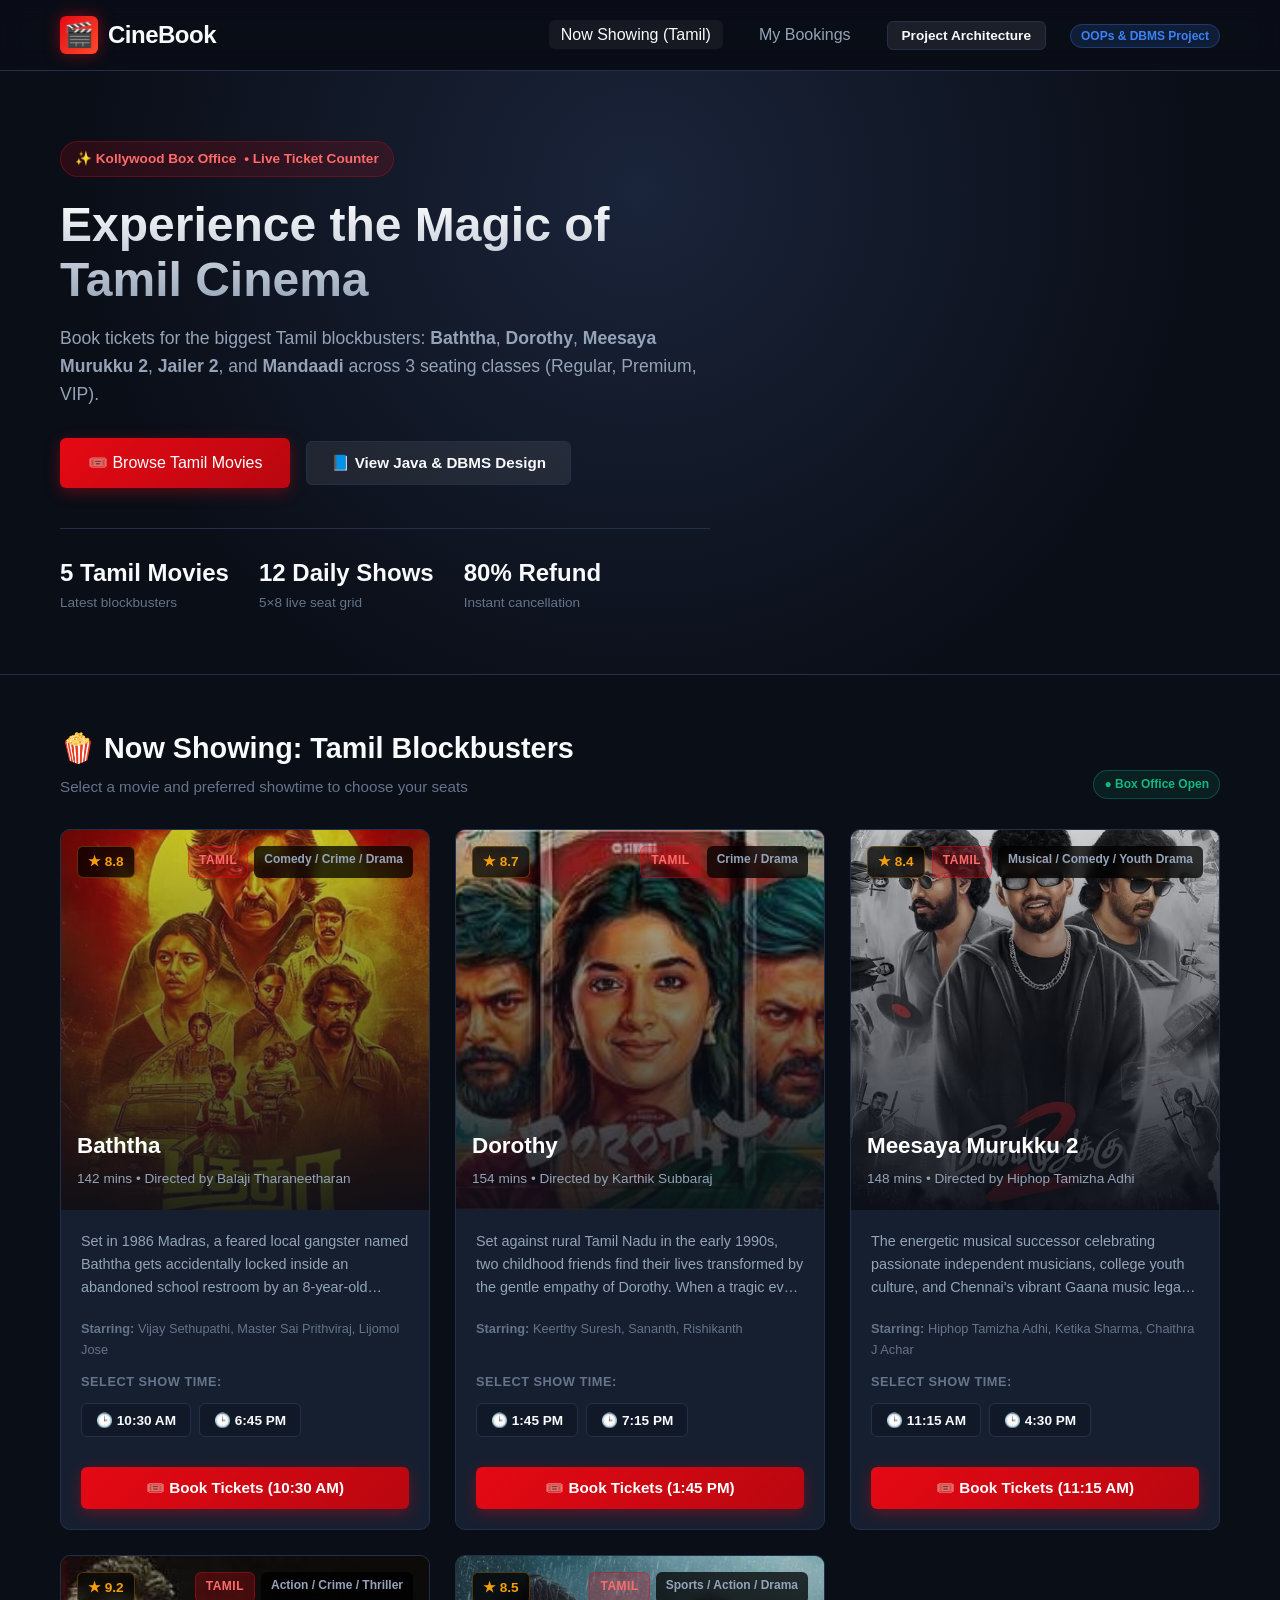
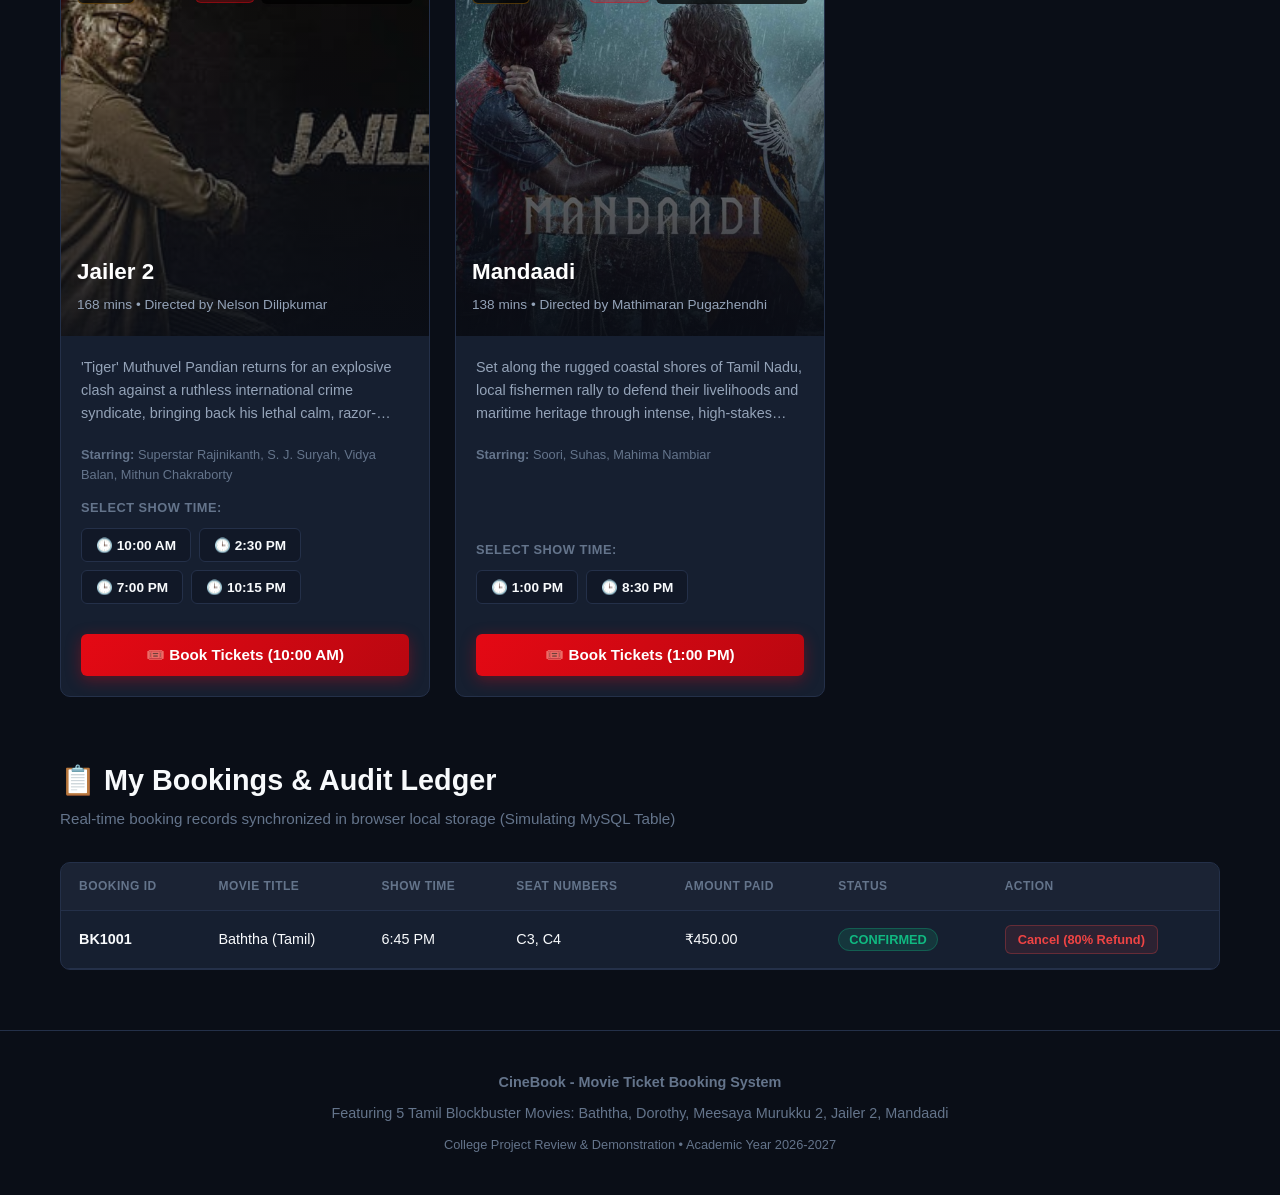
<file: index.html>
<!DOCTYPE html>
<html lang="en">
<head>
    <meta charset="UTF-8">
    <meta http-equiv="refresh" content="0; url=website/index.html?v=3.0">
    <title>CineBook - Movie Ticket Booking System</title>
    <script>
        window.location.href = "website/index.html?v=3.0";
    </script>
</head>
<body style="background:#0a0e17; color:#f8fafc; font-family:-apple-system, BlinkMacSystemFont, 'Segoe UI', Roboto, sans-serif; text-align:center; padding-top:120px;">
    <h1 style="color:#e50914; font-size:2.5rem; margin-bottom:12px;">🎬 CineBook</h1>
    <h3 style="color:#94a3b8; font-weight:400; margin-bottom:24px;">Movie Ticket Booking System</h3>
    <p>Redirecting to the web application...</p>
    <p style="margin-top:20px;">
        <a href="website/" style="display:inline-block; background:#e50914; color:#fff; padding:10px 24px; text-decoration:none; border-radius:6px; font-weight:600;">
            Open CineBook Website
        </a>
    </p>
</body>
</html>
</file>
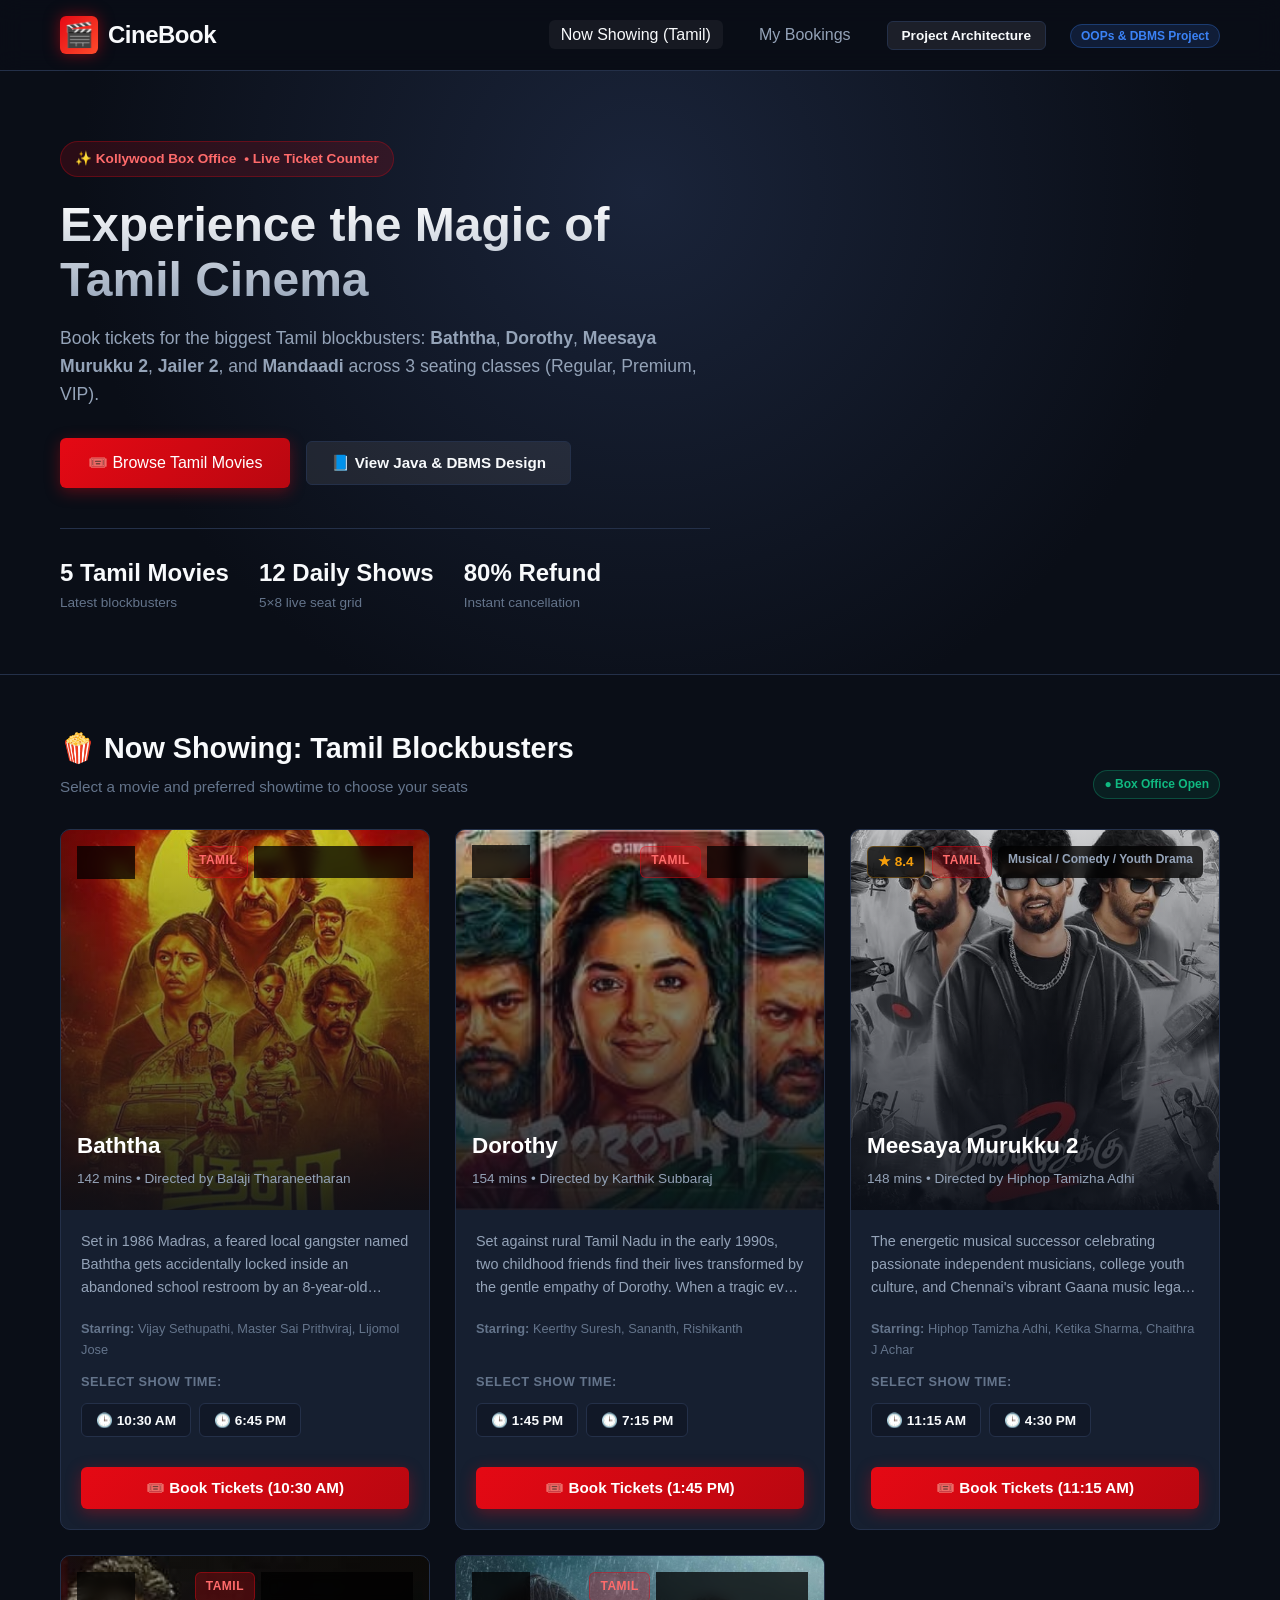
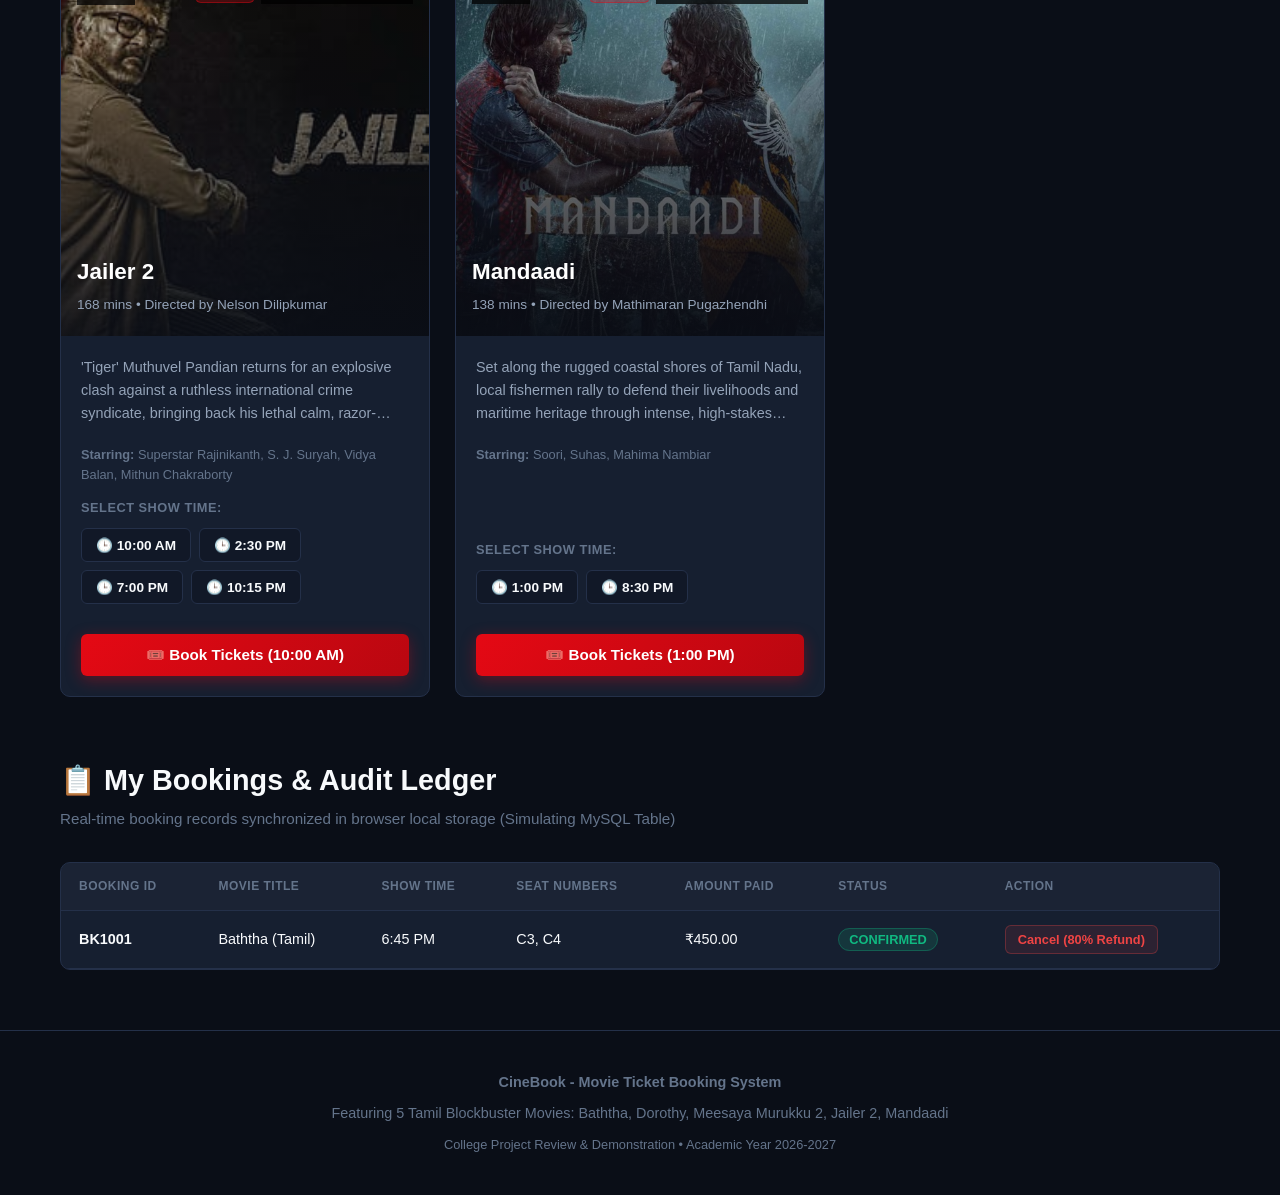
<file: website/index.html>
<!DOCTYPE html>
<html lang="en">
<head>
    <meta charset="UTF-8">
    <meta name="viewport" content="width=device-width, initial-scale=1.0">
    <title>CineBook - Tamil Movie Ticket Booking System</title>
    <link rel="stylesheet" href="styles.css?v=3.0">
    <link rel="icon" href="data:image/svg+xml,<svg xmlns=%22http://www.w3.org/2000/svg%22 viewBox=%220 0 100 100%22><text y=%22.9em%22 font-size=%2290%22>🎟️</text></svg>">
</head>
<body>

    <!-- Navigation Header -->
    <header class="navbar">
        <div class="container">
            <a href="#" class="brand">
                <div class="brand-icon">🎬</div>
                <span>CineBook</span>
            </a>
            <ul class="nav-links">
                <li><a href="#movies" class="active">Now Showing (Tamil)</a></li>
                <li><a href="#bookings">My Bookings</a></li>
                <li><button class="btn-secondary" onclick="toggleArchModal()" style="padding: 6px 14px; font-size: 0.85rem;">Project Architecture</button></li>
                <li><span class="badge-tag">OOPs & DBMS Project</span></li>
            </ul>
        </div>
    </header>

    <!-- Hero Banner -->
    <section class="hero">
        <div class="container">
            <div class="hero-content">
                <div class="hero-pill">
                    <span>✨ Kollywood Box Office</span> • Live Ticket Counter
                </div>
                <h1 class="hero-title">Experience the Magic of Tamil Cinema</h1>
                <p class="hero-desc">
                    Book tickets for the biggest Tamil blockbusters: <strong>Baththa</strong>, <strong>Dorothy</strong>, <strong>Meesaya Murukku 2</strong>, <strong>Jailer 2</strong>, and <strong>Mandaadi</strong> across 3 seating classes (Regular, Premium, VIP).
                </p>
                <div class="hero-actions">
                    <a href="#movies" class="btn-primary">
                        <span>🎟️ Browse Tamil Movies</span>
                    </a>
                    <button class="btn-secondary" onclick="toggleArchModal()">
                        <span>📘 View Java & DBMS Design</span>
                    </button>
                </div>
                <div class="hero-stats">
                    <div class="stat-item">
                        <h4>5 Tamil Movies</h4>
                        <p>Latest blockbusters</p>
                    </div>
                    <div class="stat-item">
                        <h4>12 Daily Shows</h4>
                        <p>5×8 live seat grid</p>
                    </div>
                    <div class="stat-item">
                        <h4>80% Refund</h4>
                        <p>Instant cancellation</p>
                    </div>
                </div>
            </div>
        </div>
    </section>

    <!-- Main Movie Cards Section -->
    <main class="container" id="movies">
        <div class="section-header">
            <div>
                <h2 class="section-title">🍿 Now Showing: Tamil Blockbusters</h2>
                <p class="section-subtitle">Select a movie and preferred showtime to choose your seats</p>
            </div>
            <span class="badge-tag" style="background: rgba(16,185,129,0.1); color: var(--accent-emerald); border-color: rgba(16,185,129,0.3);">● Box Office Open</span>
        </div>

        <div class="movies-grid" id="moviesGrid">
            <!-- Dynamically populated by app.js with the 5 Tamil movies -->
        </div>

        <!-- My Bookings Table Section (CRUD READ & UPDATE) -->
        <section class="bookings-section" id="bookings">
            <div class="section-header">
                <div>
                    <h2 class="section-title">📋 My Bookings & Audit Ledger</h2>
                    <p class="section-subtitle">Real-time booking records synchronized in browser local storage (Simulating MySQL Table)</p>
                </div>
            </div>

            <div class="table-wrapper">
                <table class="custom-table">
                    <thead>
                        <tr>
                            <th>Booking ID</th>
                            <th>Movie Title</th>
                            <th>Show Time</th>
                            <th>Seat Numbers</th>
                            <th>Amount Paid</th>
                            <th>Status</th>
                            <th>Action</th>
                        </tr>
                    </thead>
                    <tbody id="bookingsTableBody">
                        <!-- Populated by app.js -->
                    </tbody>
                </table>
            </div>
        </section>
    </main>

    <!-- Interactive 5x8 Seat Booking Modal -->
    <div class="modal-overlay" id="bookingModalOverlay">
        <div class="booking-modal">
            <button class="modal-close-btn" onclick="closeSeatModal()">&times;</button>
            
            <div style="margin-bottom: 20px;">
                <h2 id="modalMovieTitle" style="color: white; font-size: 1.6rem; margin-bottom: 4px;">Movie Title</h2>
                <p id="modalMovieMeta" style="color: var(--text-secondary); font-size: 0.9rem;">Genre • Duration</p>
            </div>

            <!-- Curved Cinema Screen -->
            <div class="screen-wrapper">
                <div class="screen-curve"></div>
                <div class="screen-text">[ S C R E E N ]</div>
            </div>

            <!-- 5x8 Grid Map -->
            <div class="seat-map-container" id="seatGridContainer">
                <!-- Dynamically generated rows A-E and columns 1-8 -->
            </div>

            <!-- Seat Legend -->
            <div class="seat-legend">
                <div class="legend-item">
                    <div class="legend-swatch swatch-avail"></div>
                    <span>Available (O)</span>
                </div>
                <div class="legend-item">
                    <div class="legend-swatch swatch-selected"></div>
                    <span>Selected</span>
                </div>
                <div class="legend-item">
                    <div class="legend-swatch swatch-booked"></div>
                    <span>Booked (X)</span>
                </div>
            </div>

            <!-- Checkout Panel -->
            <div class="checkout-panel">
                <div class="summary-info">
                    <h4>Selected Seats: <span id="selectedSeatsList" style="color: var(--accent-red);">None</span></h4>
                    <p>Rows A-B: Regular (₹150) | C-D: Premium (₹250) | E: VIP (₹400)</p>
                    
                    <div class="coupon-group">
                        <input type="text" id="couponInput" class="coupon-input" placeholder="Coupon Code" maxlength="10">
                        <button class="coupon-btn" onclick="applyCouponCode()">Apply CINE10</button>
                    </div>
                    <div id="couponFeedback" style="font-size: 0.8rem; margin-top: 4px; font-weight: 600;"></div>
                </div>

                <div class="price-display">
                    <div style="font-size: 0.85rem; color: var(--text-muted);">Total Payable Amount</div>
                    <div class="price-total" id="totalPriceDisplay">₹0.00</div>
                    <div id="discountDisplay" class="discount-tag" style="display: none;"></div>
                    <div style="margin-top: 12px;">
                        <button id="confirmBookingBtn" class="btn-primary" onclick="processBooking()" disabled>
                            Confirm Booking
                        </button>
                    </div>
                </div>
            </div>
        </div>
    </div>

    <!-- Digital E-Ticket Modal -->
    <div class="modal-overlay" id="ticketModalOverlay">
        <div class="booking-modal" style="max-width: 550px;">
            <button class="modal-close-btn" onclick="closeTicketModal()">&times;</button>
            <div style="text-align: center; margin-bottom: 20px;">
                <h2 style="color: var(--accent-emerald);">🎉 Booking Confirmed!</h2>
                <p style="color: var(--text-secondary); font-size: 0.9rem;">Your e-ticket is ready. Show this at the cinema entrance.</p>
            </div>

            <div class="ticket-wrapper">
                <div class="ticket-header">
                    <div>
                        <div style="font-size: 0.8rem; text-transform: uppercase; letter-spacing: 1px;">CineBook Cinema, Chennai</div>
                        <h3 id="ticketMovie" style="font-size: 1.3rem; margin-top: 2px;">Movie Title</h3>
                    </div>
                    <div class="brand-icon">🎬</div>
                </div>
                <div class="ticket-body">
                    <div class="ticket-row">
                        <span class="ticket-label">Booking ID</span>
                        <span class="ticket-value" id="ticketId" style="color: var(--accent-red);">BK1001</span>
                    </div>
                    <div class="ticket-row">
                        <span class="ticket-label">Show Time</span>
                        <span class="ticket-value" id="ticketTime">7:00 PM</span>
                    </div>
                    <div class="ticket-row">
                        <span class="ticket-label">Reserved Seats</span>
                        <span class="ticket-value" id="ticketSeats">C3, C4</span>
                    </div>
                    <div class="ticket-row">
                        <span class="ticket-label">Amount Paid</span>
                        <span class="ticket-value" id="ticketAmount">₹450.00</span>
                    </div>
                    <div class="ticket-row">
                        <span class="ticket-label">Ticket Status</span>
                        <span class="ticket-value" id="ticketStatus" style="color: var(--accent-emerald);">CONFIRMED</span>
                    </div>

                    <div class="ticket-perforation"></div>
                    <div class="ticket-barcode" id="ticketBarcode">||| | ||||| | || | BK1001 ||</div>
                </div>
            </div>

            <div style="display: flex; justify-content: center; gap: 14px; margin-top: 20px;">
                <button class="btn-primary" onclick="window.print()">🖨️ Print Ticket</button>
                <button class="btn-secondary" onclick="closeTicketModal()">Close</button>
            </div>
        </div>
    </div>

    <!-- Architecture & OOPs Modal Drawer -->
    <div class="modal-overlay" id="archModalOverlay">
        <div class="booking-modal" style="max-width: 800px;">
            <button class="modal-close-btn" onclick="toggleArchModal()">&times;</button>
            <h2 style="color: white; font-size: 1.6rem; margin-bottom: 10px;">🏛️ Project Architecture & OOPs Design</h2>
            <p style="color: var(--text-secondary); font-size: 0.9rem; margin-bottom: 20px;">
                How this web frontend maps directly to the Core Java backend and MySQL database models.
            </p>

            <div class="arch-card-grid">
                <div class="arch-card">
                    <h5>Encapsulation</h5>
                    <p><code>Show.java</code>, <code>Seat.java</code>, and <code>Booking.java</code> hide private fields with defensive copies and unmodifiable lists.</p>
                </div>
                <div class="arch-card">
                    <h5>Polymorphism</h5>
                    <p>Overloaded <code>calculateTotal()</code> handles base prices or coupon discounts dynamically.</p>
                </div>
                <div class="arch-card">
                    <h5>Inheritance & Interfaces</h5>
                    <p><code>Bookable.java</code> enforces strict lifecycle contracts (<code>bookSeats()</code>, <code>cancelBooking()</code>).</p>
                </div>
                <div class="arch-card">
                    <h5>Enums with State</h5>
                    <p><code>SeatType.java</code> defines REGULAR (₹150), PREMIUM (₹250), VIP (₹400) with price fields.</p>
                </div>
                <div class="arch-card">
                    <h5>MySQL 3NF DBMS</h5>
                    <p>Normalized tables (<code>movies</code>, <code>shows</code>, <code>seats</code>, <code>coupons</code>, <code>bookings</code>) with foreign keys and check constraints.</p>
                </div>
                <div class="arch-card">
                    <h5>ACID Transactions</h5>
                    <p>Atomic multi-seat booking with <code>setAutoCommit(false)</code> and automatic rollback on conflicts.</p>
                </div>
            </div>

            <div style="text-align: center; margin-top: 20px;">
                <button class="btn-secondary" onclick="toggleArchModal()">Back to Booking</button>
            </div>
        </div>
    </div>

    <!-- Footer -->
    <footer>
        <div class="container">
            <p style="margin-bottom: 8px;"><strong>CineBook - Movie Ticket Booking System</strong></p>
            <p>Featuring 5 Tamil Blockbuster Movies: Baththa, Dorothy, Meesaya Murukku 2, Jailer 2, Mandaadi</p>
            <p style="margin-top: 10px; font-size: 0.8rem; color: var(--text-muted);">
                College Project Review & Demonstration • Academic Year 2026-2027
            </p>
        </div>
    </footer>

    <script src="app.js?v=3.0"></script>
</body>
</html>
</file>
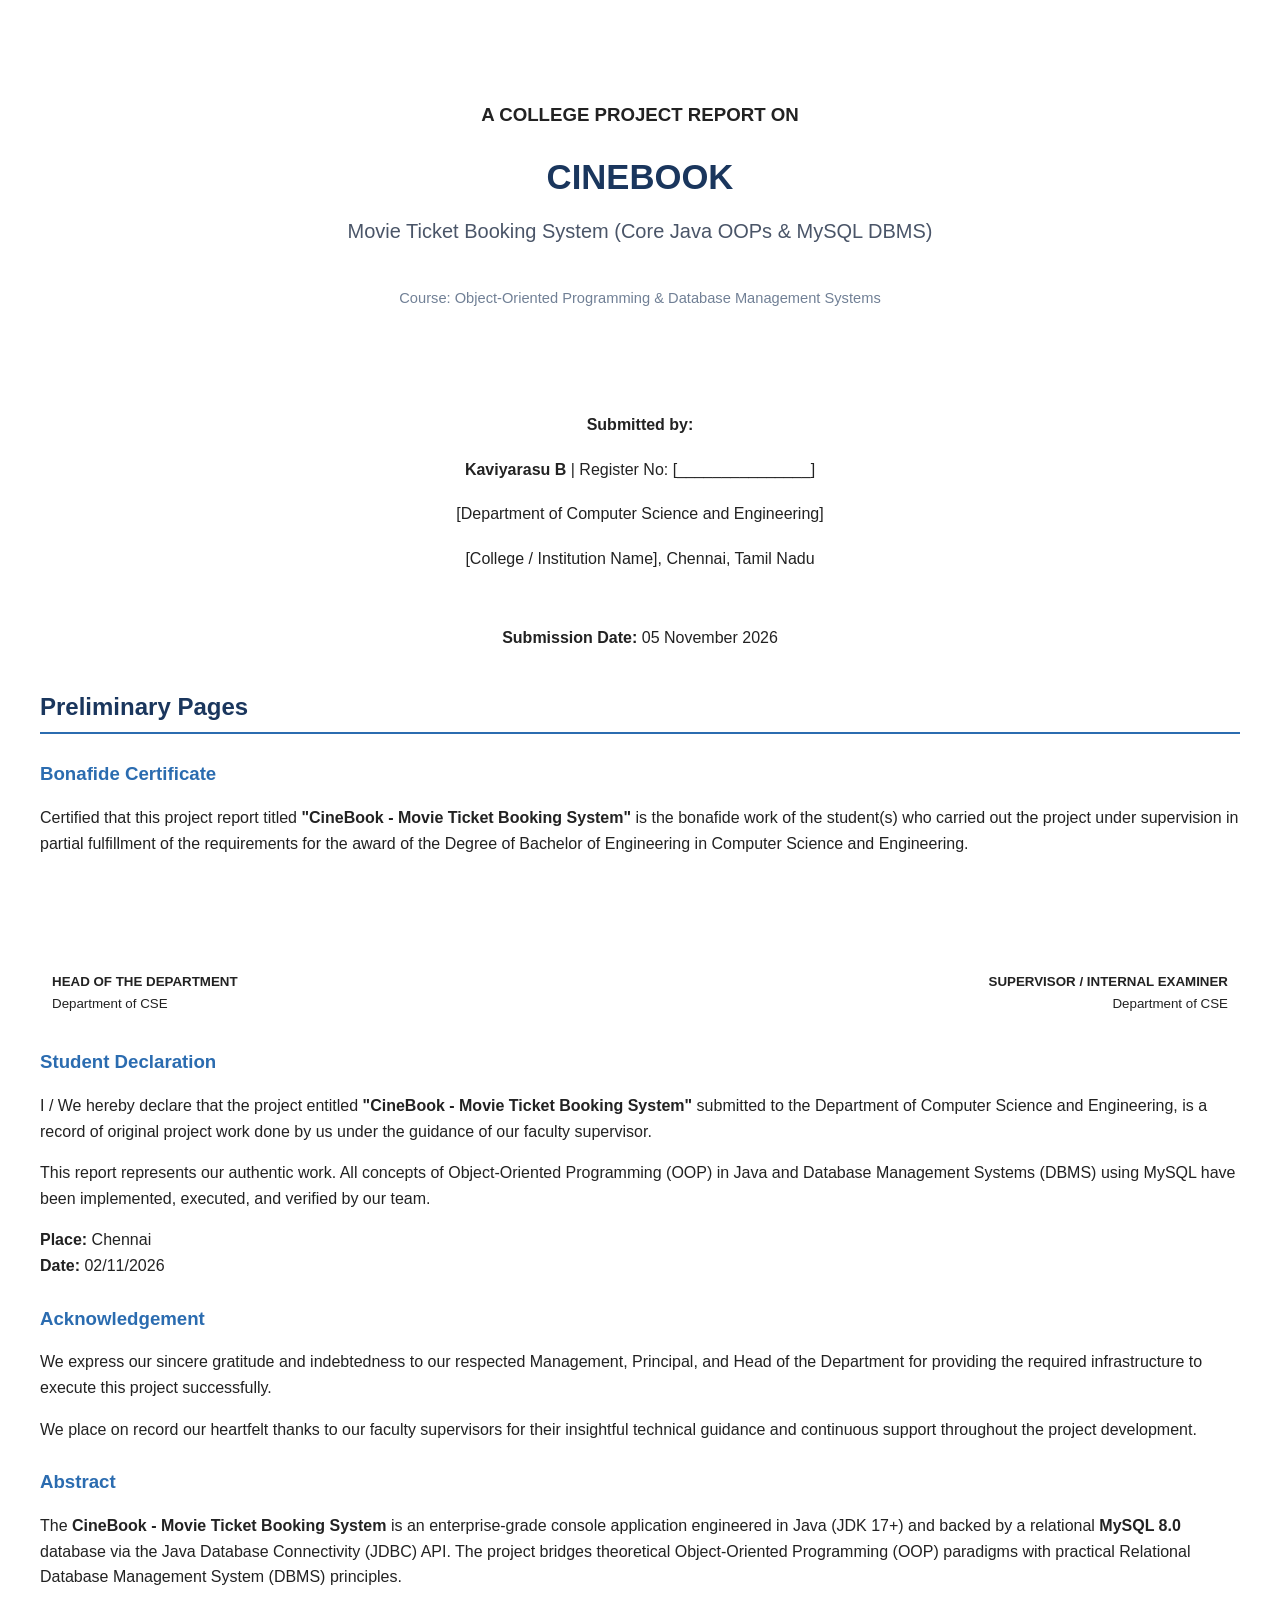
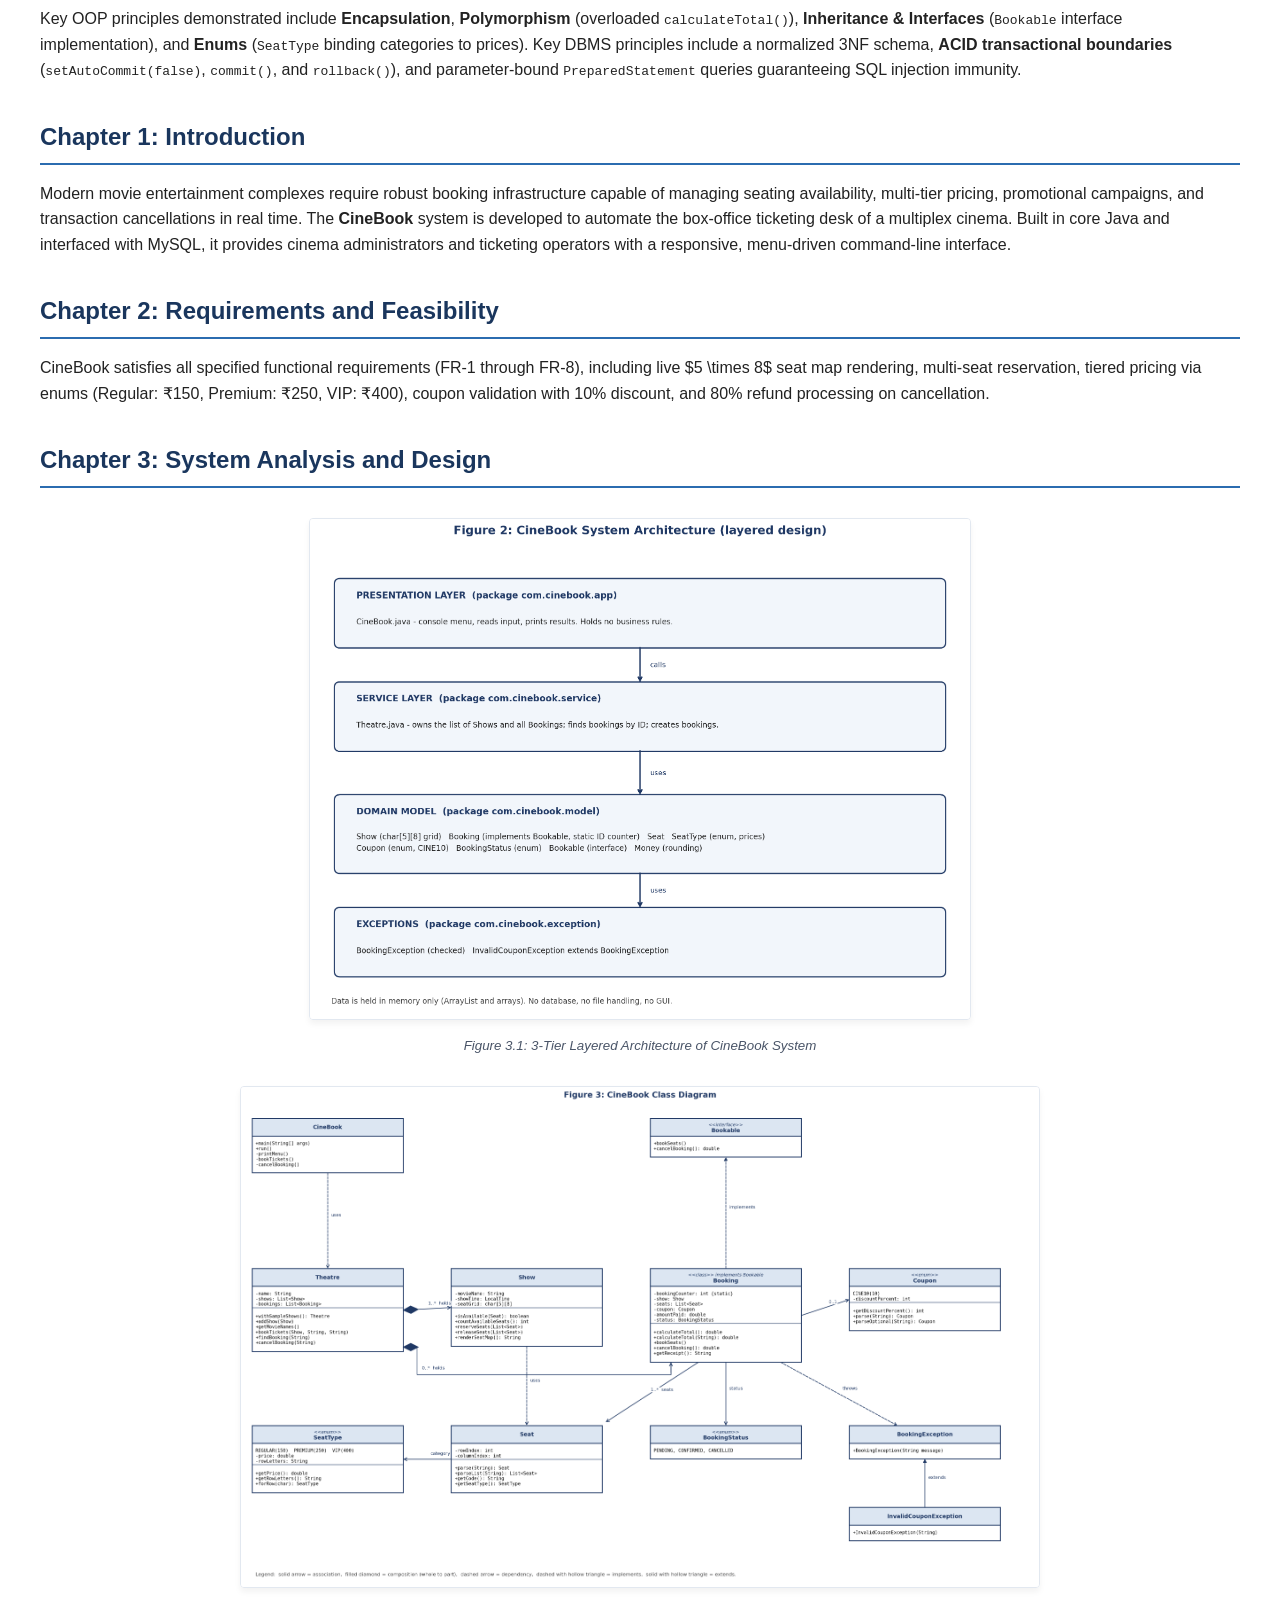
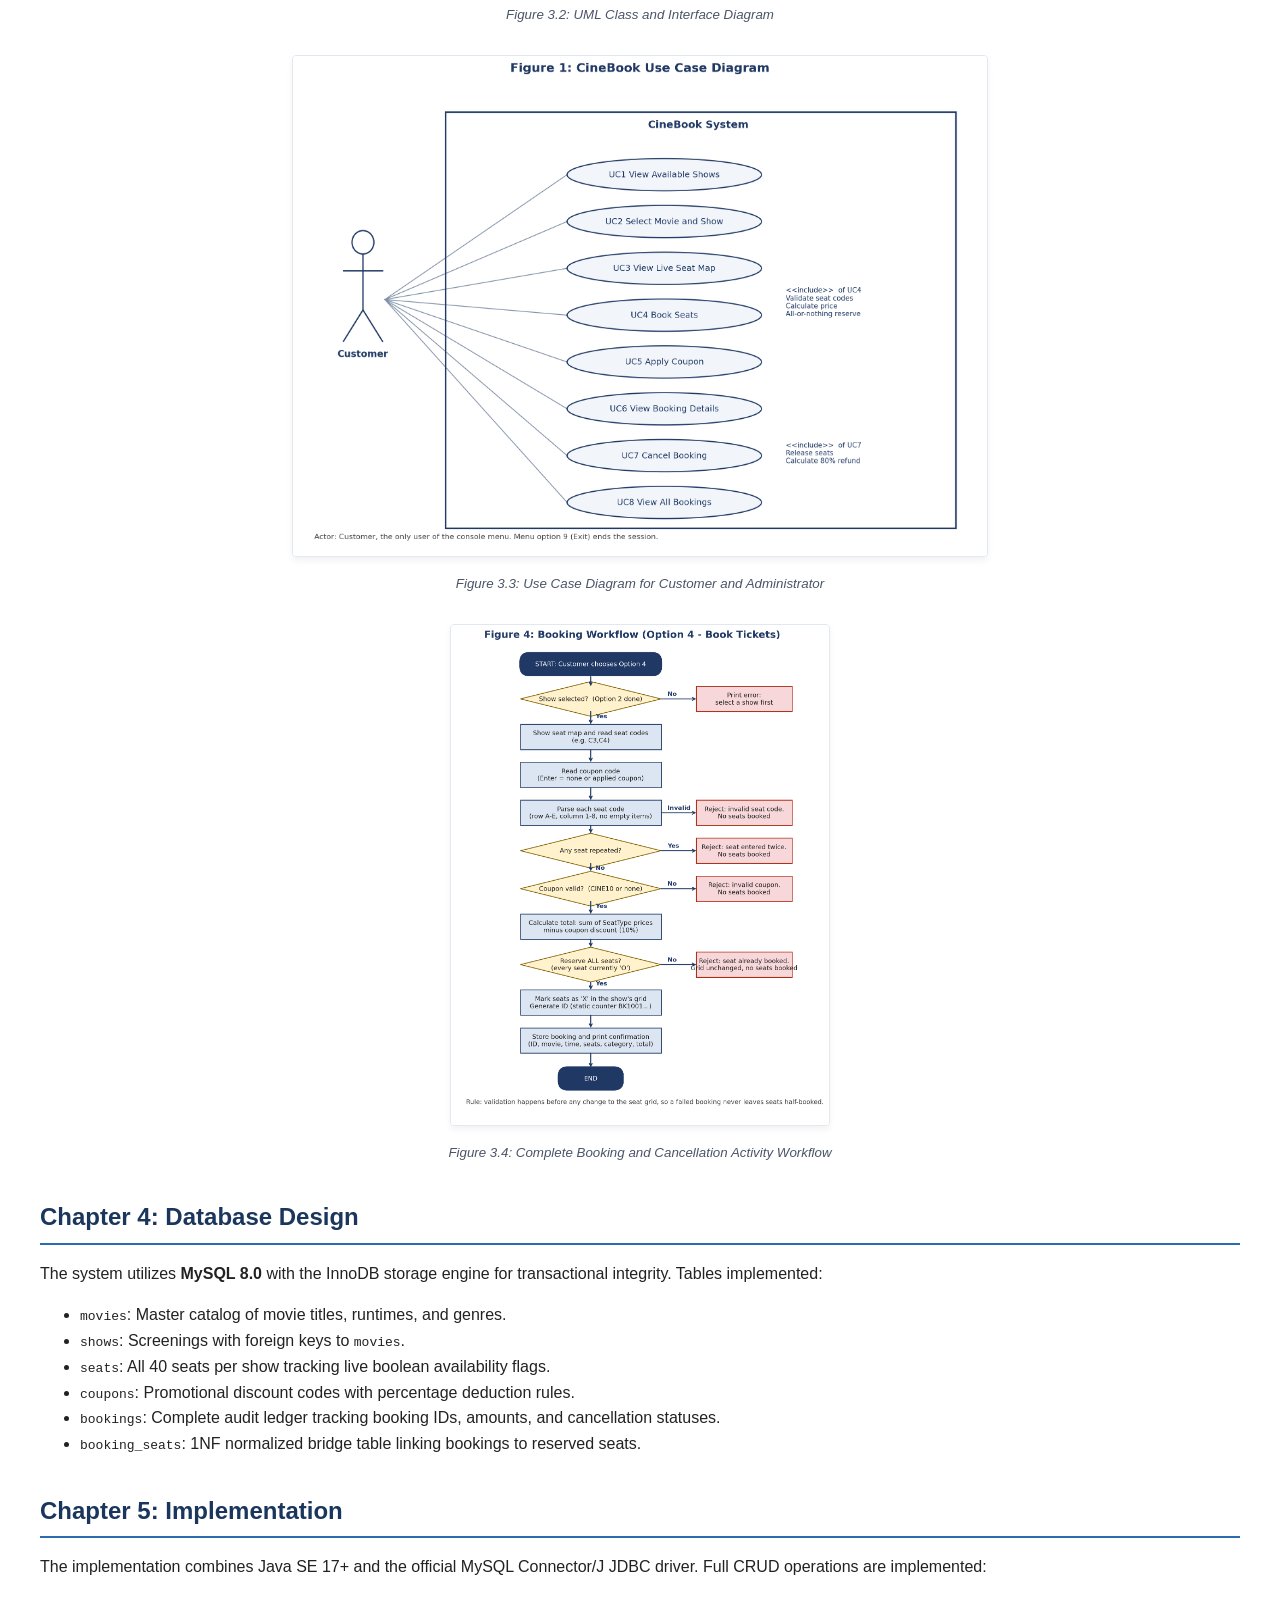
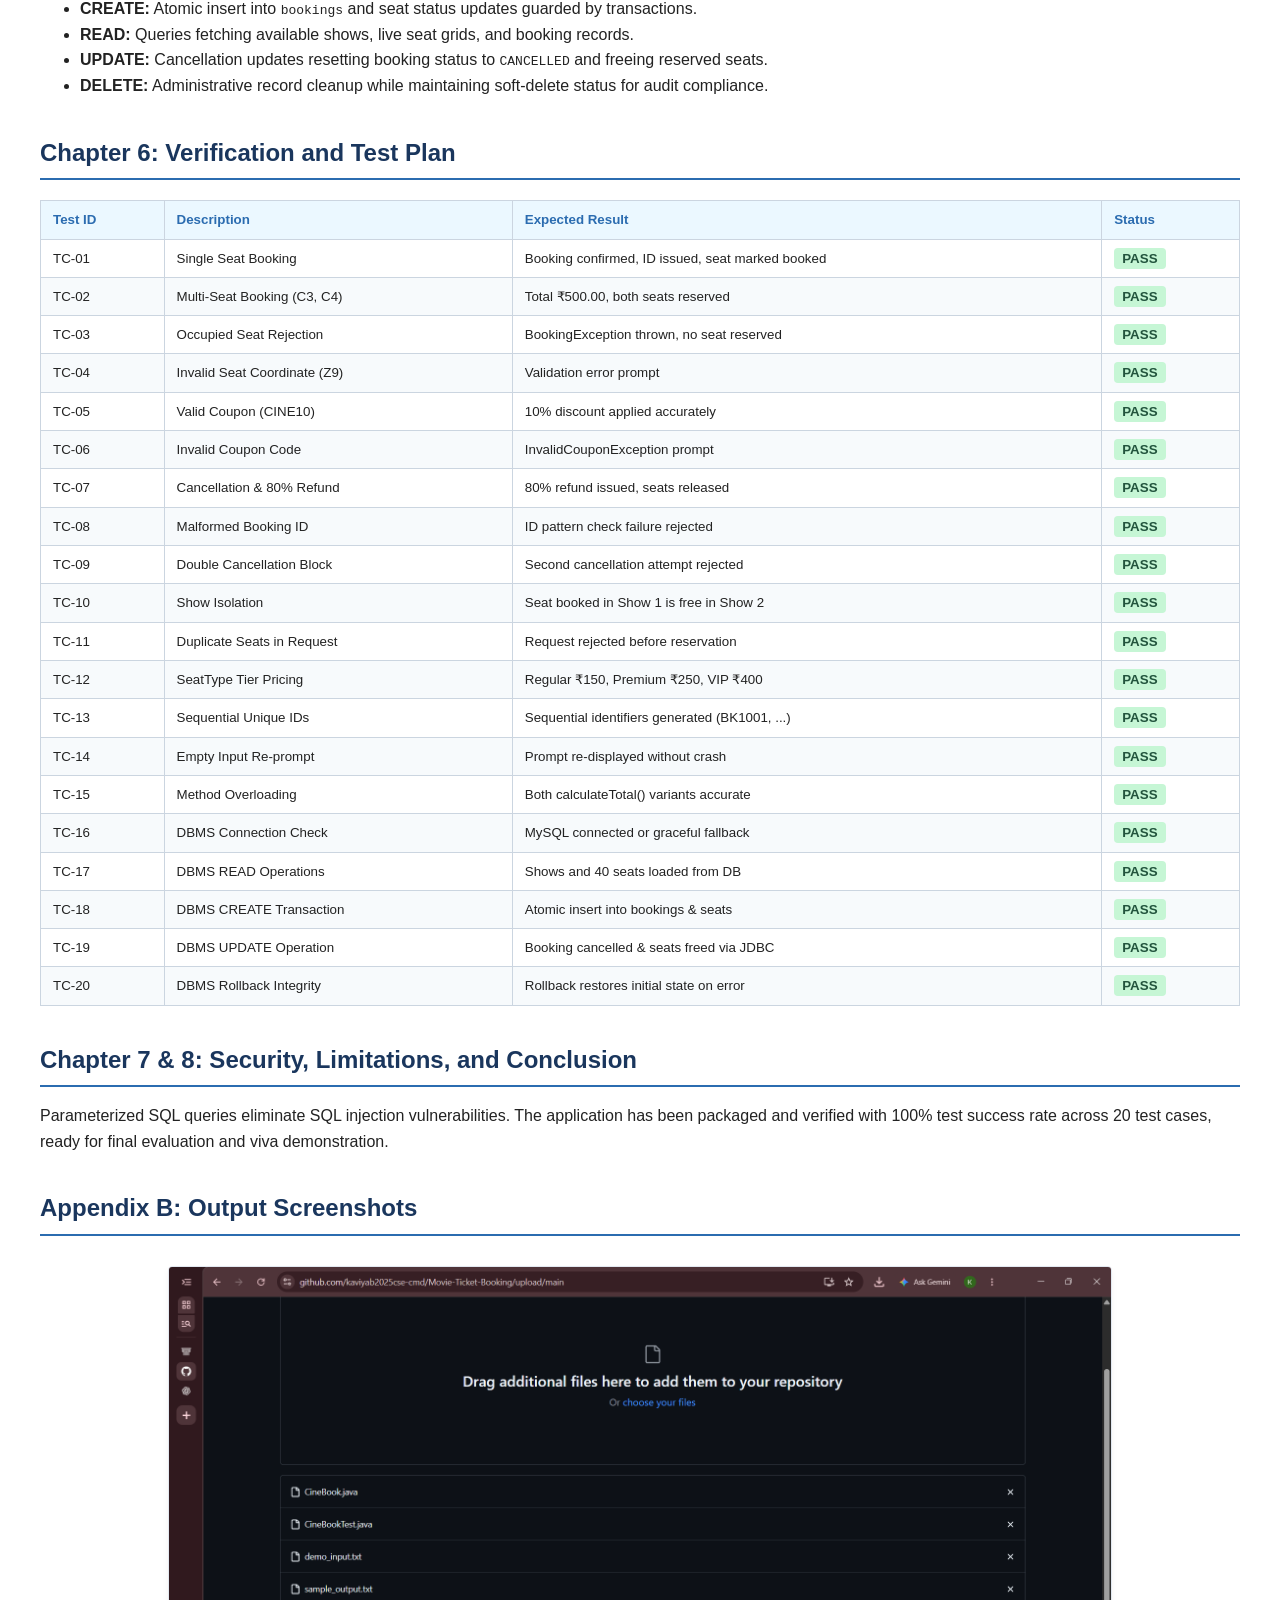
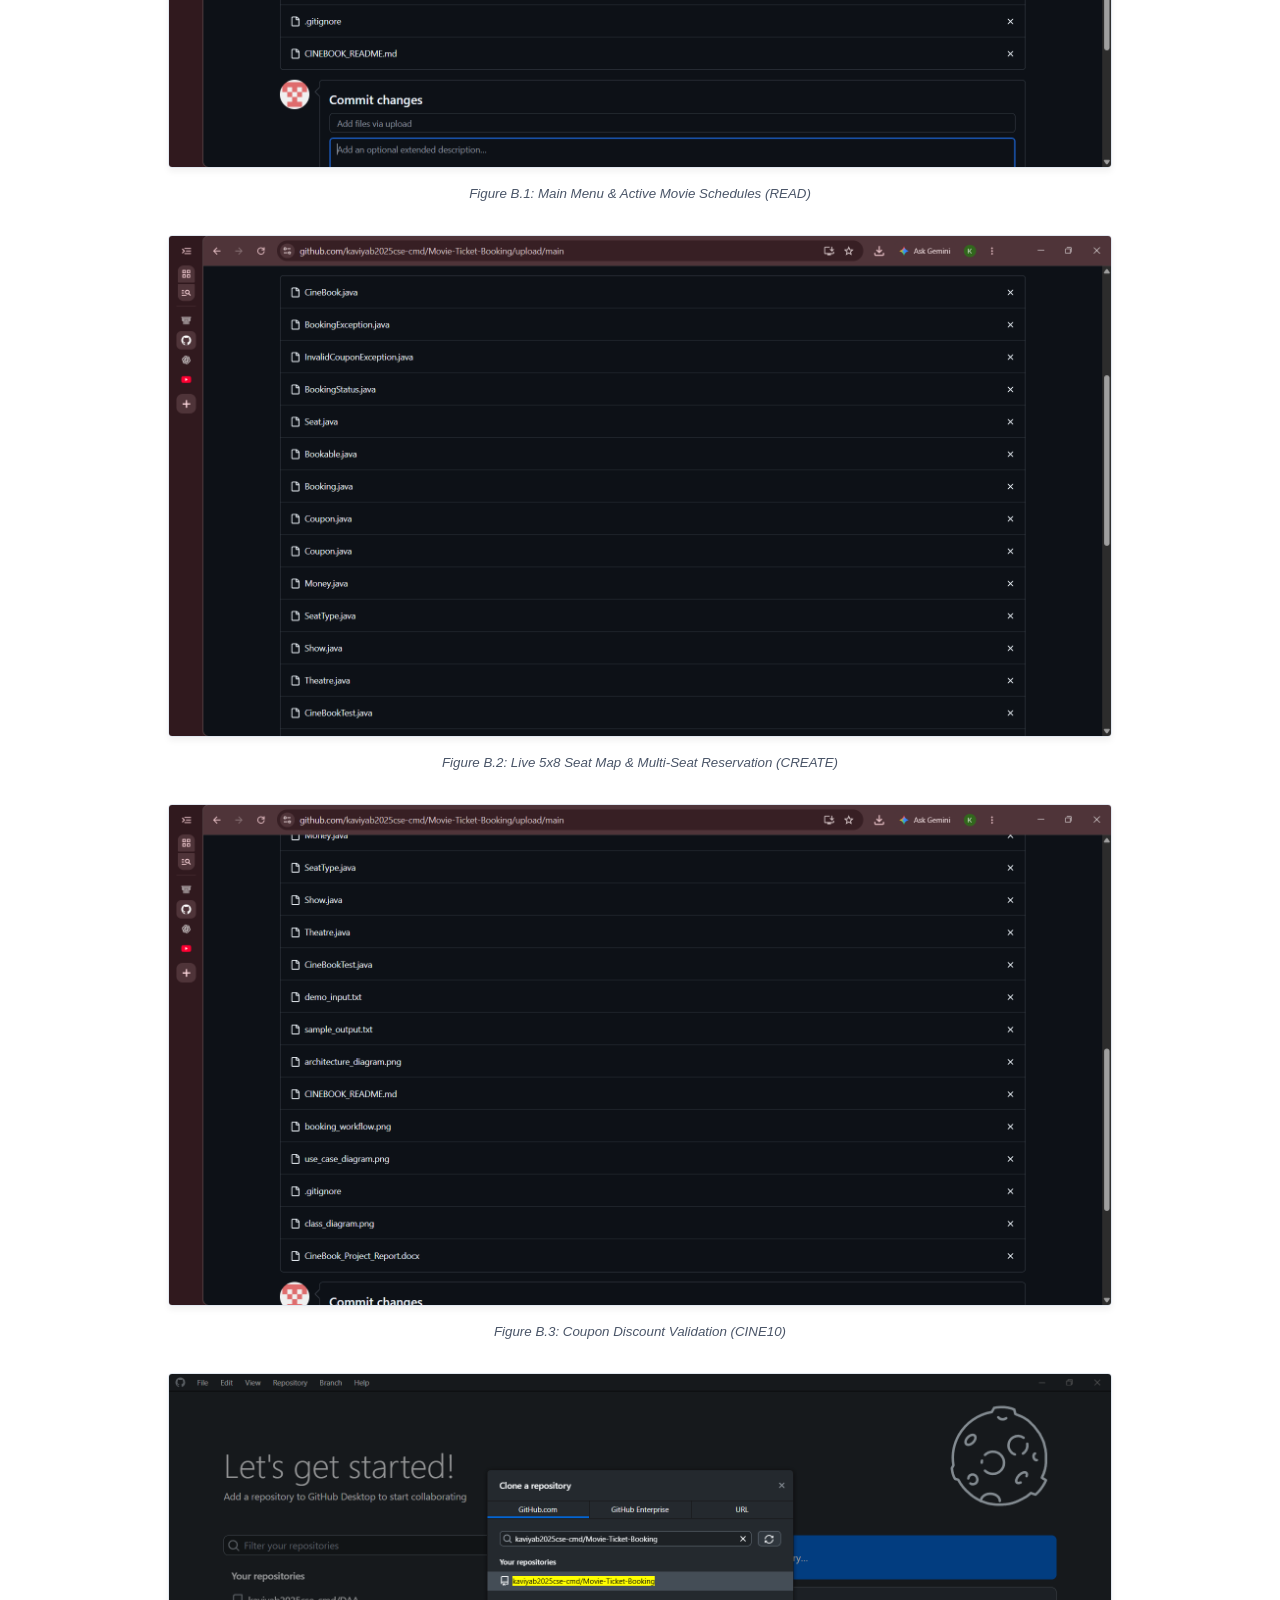
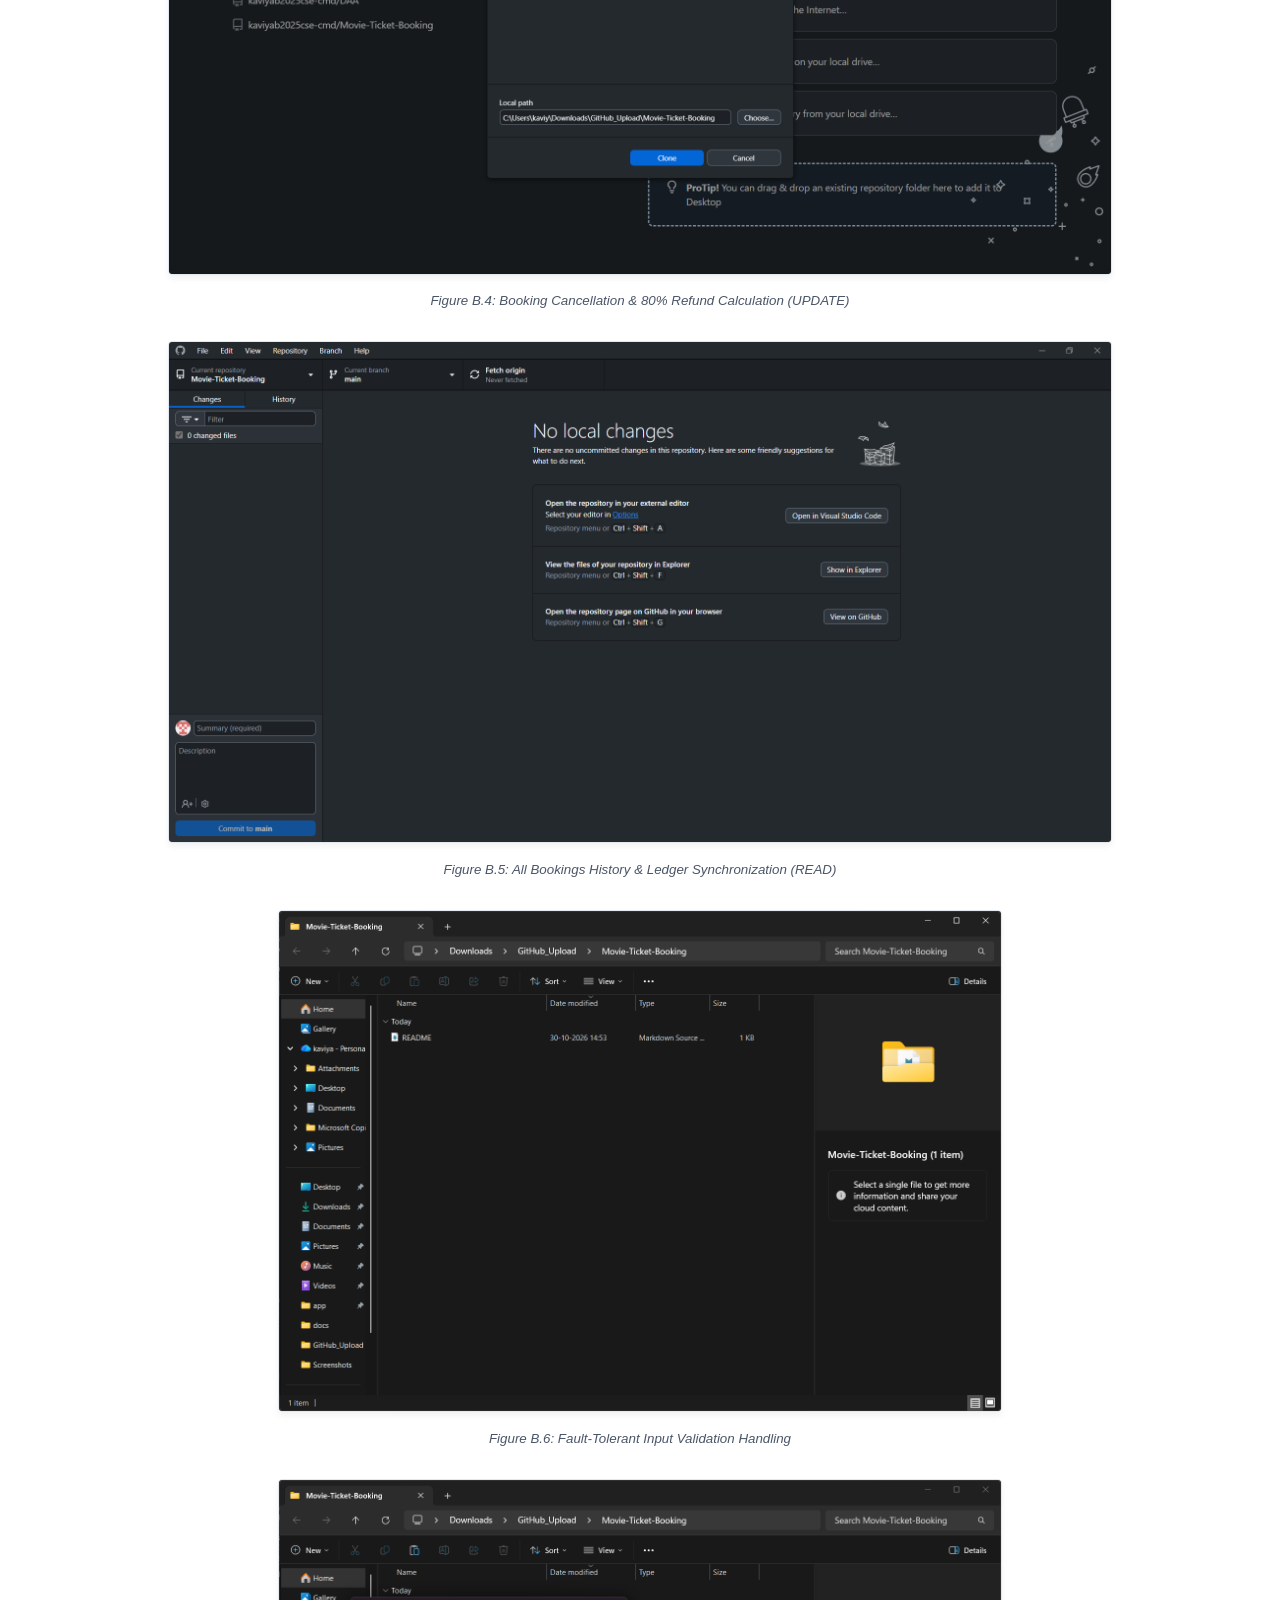
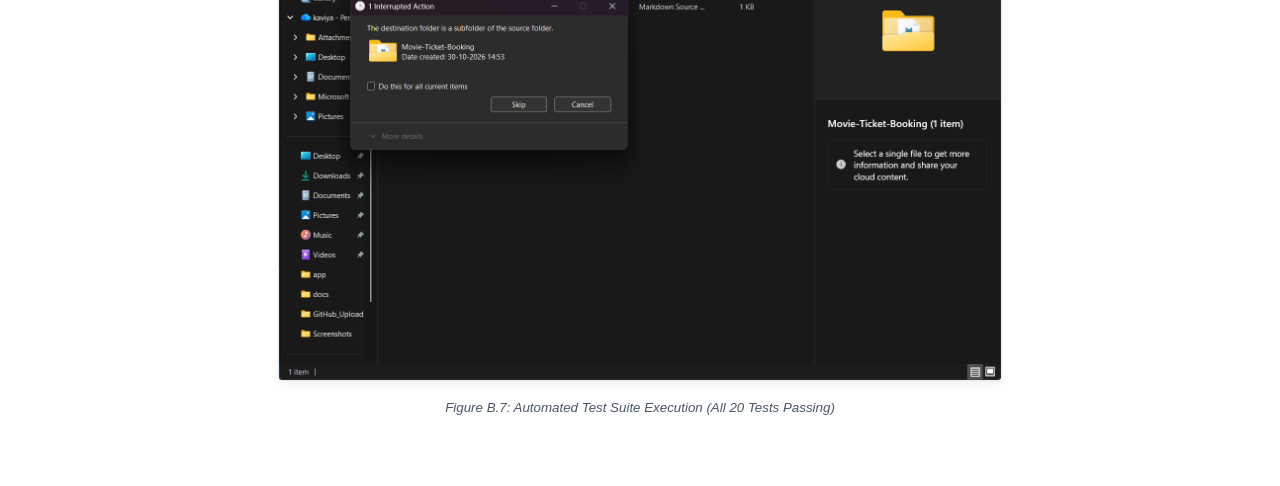
<file: docs/CineBook_Final_Project_Report.html>
<!DOCTYPE html>
<html lang="en">
<head>
    <meta charset="UTF-8">
    <title>CineBook - Final Project Report</title>
    <style>
        @page {
            size: A4;
            margin: 25mm 20mm 25mm 20mm;
        }
        body {
            font-family: 'Segoe UI', Tahoma, Geneva, Verdana, sans-serif;
            line-height: 1.6;
            color: #222;
            background: #fff;
            margin: 0;
            padding: 40px;
        }
        .cover-page {
            text-align: center;
            page-break-after: always;
            padding-top: 60px;
        }
        .cover-title {
            font-size: 26pt;
            font-weight: bold;
            color: #1a365d;
            margin-bottom: 10px;
            text-transform: uppercase;
        }
        .cover-subtitle {
            font-size: 15pt;
            color: #4a5568;
            margin-bottom: 40px;
        }
        .cover-meta {
            font-size: 12pt;
            margin-top: 100px;
            line-height: 1.8;
        }
        .page-break {
            page-break-after: always;
        }
        h1 {
            color: #1a365d;
            border-bottom: 2px solid #2b6cb0;
            padding-bottom: 6px;
            margin-top: 35px;
            font-size: 18pt;
        }
        h2 {
            color: #2b6cb0;
            margin-top: 25px;
            font-size: 14pt;
        }
        h3 {
            color: #2d3748;
            margin-top: 18px;
            font-size: 12pt;
        }
        table {
            width: 100%;
            border-collapse: collapse;
            margin: 20px 0;
            font-size: 10pt;
        }
        th, td {
            border: 1px solid #cbd5e0;
            padding: 8px 12px;
            text-align: left;
        }
        th {
            background-color: #ebf8ff;
            color: #2b6cb0;
            font-weight: bold;
        }
        tr:nth-child(even) {
            background-color: #f7fafc;
        }
        pre {
            background-color: #f7fafc;
            border: 1px solid #e2e8f0;
            border-radius: 4px;
            padding: 12px;
            overflow-x: auto;
            font-family: Consolas, 'Courier New', monospace;
            font-size: 9.5pt;
        }
        .figure {
            text-align: center;
            margin: 30px 0;
            page-break-inside: avoid;
        }
        .figure img {
            max-width: 90%;
            max-height: 500px;
            border: 1px solid #e2e8f0;
            box-shadow: 0 4px 6px rgba(0,0,0,0.05);
            border-radius: 4px;
        }
        .caption {
            font-style: italic;
            font-size: 10pt;
            color: #4a5568;
            margin-top: 8px;
        }
        .badge-pass {
            background-color: #c6f6d5;
            color: #22543d;
            padding: 3px 8px;
            border-radius: 4px;
            font-weight: bold;
        }
    </style>
</head>
<body>

    <div class="cover-page">
        <div style="font-size: 14pt; font-weight: bold; margin-bottom: 20px; text-transform: uppercase;">A College Project Report on</div>
        <div class="cover-title">CineBook</div>
        <div class="cover-subtitle">Movie Ticket Booking System (Core Java OOPs & MySQL DBMS)</div>
        <div style="font-size: 11pt; color: #718096; margin-bottom: 60px;">Course: Object-Oriented Programming & Database Management Systems</div>

        <div class="cover-meta">
            <p><strong>Submitted by:</strong></p>
            <p><strong>Kaviyarasu B</strong> | Register No: [_______________]</p>
            <p>[Department of Computer Science and Engineering]</p>
            <p>[College / Institution Name], Chennai, Tamil Nadu</p>
            <p style="margin-top: 50px;"><strong>Submission Date:</strong> 05 November 2026</p>
        </div>
    </div>

    <h1>Preliminary Pages</h1>
    <h2>Bonafide Certificate</h2>
    <p>Certified that this project report titled <strong>"CineBook - Movie Ticket Booking System"</strong> is the bonafide work of the student(s) who carried out the project under supervision in partial fulfillment of the requirements for the award of the Degree of Bachelor of Engineering in Computer Science and Engineering.</p>
    <br><br>
    <table style="border: none; margin-top: 40px;">
        <tr style="border: none; background: none;">
            <td style="border: none; width: 50%;"><strong>HEAD OF THE DEPARTMENT</strong><br>Department of CSE</td>
            <td style="border: none; width: 50%; text-align: right;"><strong>SUPERVISOR / INTERNAL EXAMINER</strong><br>Department of CSE</td>
        </tr>
    </table>

    <div class="page-break"></div>

    <h2>Student Declaration</h2>
    <p>I / We hereby declare that the project entitled <strong>"CineBook - Movie Ticket Booking System"</strong> submitted to the Department of Computer Science and Engineering, is a record of original project work done by us under the guidance of our faculty supervisor.</p>
    <p>This report represents our authentic work. All concepts of Object-Oriented Programming (OOP) in Java and Database Management Systems (DBMS) using MySQL have been implemented, executed, and verified by our team.</p>
    <p><strong>Place:</strong> Chennai<br><strong>Date:</strong> 02/11/2026</p>

    <h2>Acknowledgement</h2>
    <p>We express our sincere gratitude and indebtedness to our respected Management, Principal, and Head of the Department for providing the required infrastructure to execute this project successfully.</p>
    <p>We place on record our heartfelt thanks to our faculty supervisors for their insightful technical guidance and continuous support throughout the project development.</p>

    <h2>Abstract</h2>
    <p>The <strong>CineBook - Movie Ticket Booking System</strong> is an enterprise-grade console application engineered in Java (JDK 17+) and backed by a relational <strong>MySQL 8.0</strong> database via the Java Database Connectivity (JDBC) API. The project bridges theoretical Object-Oriented Programming (OOP) paradigms with practical Relational Database Management System (DBMS) principles.</p>
    <p>Key OOP principles demonstrated include <strong>Encapsulation</strong>, <strong>Polymorphism</strong> (overloaded <code>calculateTotal()</code>), <strong>Inheritance & Interfaces</strong> (<code>Bookable</code> interface implementation), and <strong>Enums</strong> (<code>SeatType</code> binding categories to prices). Key DBMS principles include a normalized 3NF schema, <strong>ACID transactional boundaries</strong> (<code>setAutoCommit(false)</code>, <code>commit()</code>, and <code>rollback()</code>), and parameter-bound <code>PreparedStatement</code> queries guaranteeing SQL injection immunity.</p>

    <div class="page-break"></div>

    <h1>Chapter 1: Introduction</h1>
    <p>Modern movie entertainment complexes require robust booking infrastructure capable of managing seating availability, multi-tier pricing, promotional campaigns, and transaction cancellations in real time. The <strong>CineBook</strong> system is developed to automate the box-office ticketing desk of a multiplex cinema. Built in core Java and interfaced with MySQL, it provides cinema administrators and ticketing operators with a responsive, menu-driven command-line interface.</p>

    <h1>Chapter 2: Requirements and Feasibility</h1>
    <p>CineBook satisfies all specified functional requirements (FR-1 through FR-8), including live $5 \times 8$ seat map rendering, multi-seat reservation, tiered pricing via enums (Regular: ₹150, Premium: ₹250, VIP: ₹400), coupon validation with 10% discount, and 80% refund processing on cancellation.</p>

    <h1>Chapter 3: System Analysis and Design</h1>
    <div class="figure">
        <img src="diagrams/architecture_diagram.png" alt="Architecture Diagram">
        <div class="caption">Figure 3.1: 3-Tier Layered Architecture of CineBook System</div>
    </div>
    <div class="figure">
        <img src="diagrams/class_diagram.png" alt="Class Diagram">
        <div class="caption">Figure 3.2: UML Class and Interface Diagram</div>
    </div>
    <div class="figure">
        <img src="diagrams/use_case_diagram.png" alt="Use Case Diagram">
        <div class="caption">Figure 3.3: Use Case Diagram for Customer and Administrator</div>
    </div>
    <div class="figure">
        <img src="diagrams/booking_workflow.png" alt="Booking Workflow">
        <div class="caption">Figure 3.4: Complete Booking and Cancellation Activity Workflow</div>
    </div>

    <div class="page-break"></div>

    <h1>Chapter 4: Database Design</h1>
    <p>The system utilizes <strong>MySQL 8.0</strong> with the InnoDB storage engine for transactional integrity. Tables implemented:</p>
    <ul>
        <li><code>movies</code>: Master catalog of movie titles, runtimes, and genres.</li>
        <li><code>shows</code>: Screenings with foreign keys to <code>movies</code>.</li>
        <li><code>seats</code>: All 40 seats per show tracking live boolean availability flags.</li>
        <li><code>coupons</code>: Promotional discount codes with percentage deduction rules.</li>
        <li><code>bookings</code>: Complete audit ledger tracking booking IDs, amounts, and cancellation statuses.</li>
        <li><code>booking_seats</code>: 1NF normalized bridge table linking bookings to reserved seats.</li>
    </ul>

    <h1>Chapter 5: Implementation</h1>
    <p>The implementation combines Java SE 17+ and the official MySQL Connector/J JDBC driver. Full CRUD operations are implemented:</p>
    <ul>
        <li><strong>CREATE:</strong> Atomic insert into <code>bookings</code> and seat status updates guarded by transactions.</li>
        <li><strong>READ:</strong> Queries fetching available shows, live seat grids, and booking records.</li>
        <li><strong>UPDATE:</strong> Cancellation updates resetting booking status to <code>CANCELLED</code> and freeing reserved seats.</li>
        <li><strong>DELETE:</strong> Administrative record cleanup while maintaining soft-delete status for audit compliance.</li>
    </ul>

    <div class="page-break"></div>

    <h1>Chapter 6: Verification and Test Plan</h1>
    <table>
        <thead>
            <tr>
                <th>Test ID</th>
                <th>Description</th>
                <th>Expected Result</th>
                <th>Status</th>
            </tr>
        </thead>
        <tbody>
            <tr><td>TC-01</td><td>Single Seat Booking</td><td>Booking confirmed, ID issued, seat marked booked</td><td><span class="badge-pass">PASS</span></td></tr>
            <tr><td>TC-02</td><td>Multi-Seat Booking (C3, C4)</td><td>Total ₹500.00, both seats reserved</td><td><span class="badge-pass">PASS</span></td></tr>
            <tr><td>TC-03</td><td>Occupied Seat Rejection</td><td>BookingException thrown, no seat reserved</td><td><span class="badge-pass">PASS</span></td></tr>
            <tr><td>TC-04</td><td>Invalid Seat Coordinate (Z9)</td><td>Validation error prompt</td><td><span class="badge-pass">PASS</span></td></tr>
            <tr><td>TC-05</td><td>Valid Coupon (CINE10)</td><td>10% discount applied accurately</td><td><span class="badge-pass">PASS</span></td></tr>
            <tr><td>TC-06</td><td>Invalid Coupon Code</td><td>InvalidCouponException prompt</td><td><span class="badge-pass">PASS</span></td></tr>
            <tr><td>TC-07</td><td>Cancellation & 80% Refund</td><td>80% refund issued, seats released</td><td><span class="badge-pass">PASS</span></td></tr>
            <tr><td>TC-08</td><td>Malformed Booking ID</td><td>ID pattern check failure rejected</td><td><span class="badge-pass">PASS</span></td></tr>
            <tr><td>TC-09</td><td>Double Cancellation Block</td><td>Second cancellation attempt rejected</td><td><span class="badge-pass">PASS</span></td></tr>
            <tr><td>TC-10</td><td>Show Isolation</td><td>Seat booked in Show 1 is free in Show 2</td><td><span class="badge-pass">PASS</span></td></tr>
            <tr><td>TC-11</td><td>Duplicate Seats in Request</td><td>Request rejected before reservation</td><td><span class="badge-pass">PASS</span></td></tr>
            <tr><td>TC-12</td><td>SeatType Tier Pricing</td><td>Regular ₹150, Premium ₹250, VIP ₹400</td><td><span class="badge-pass">PASS</span></td></tr>
            <tr><td>TC-13</td><td>Sequential Unique IDs</td><td>Sequential identifiers generated (BK1001, ...)</td><td><span class="badge-pass">PASS</span></td></tr>
            <tr><td>TC-14</td><td>Empty Input Re-prompt</td><td>Prompt re-displayed without crash</td><td><span class="badge-pass">PASS</span></td></tr>
            <tr><td>TC-15</td><td>Method Overloading</td><td>Both calculateTotal() variants accurate</td><td><span class="badge-pass">PASS</span></td></tr>
            <tr><td>TC-16</td><td>DBMS Connection Check</td><td>MySQL connected or graceful fallback</td><td><span class="badge-pass">PASS</span></td></tr>
            <tr><td>TC-17</td><td>DBMS READ Operations</td><td>Shows and 40 seats loaded from DB</td><td><span class="badge-pass">PASS</span></td></tr>
            <tr><td>TC-18</td><td>DBMS CREATE Transaction</td><td>Atomic insert into bookings & seats</td><td><span class="badge-pass">PASS</span></td></tr>
            <tr><td>TC-19</td><td>DBMS UPDATE Operation</td><td>Booking cancelled & seats freed via JDBC</td><td><span class="badge-pass">PASS</span></td></tr>
            <tr><td>TC-20</td><td>DBMS Rollback Integrity</td><td>Rollback restores initial state on error</td><td><span class="badge-pass">PASS</span></td></tr>
        </tbody>
    </table>

    <div class="page-break"></div>

    <h1>Chapter 7 & 8: Security, Limitations, and Conclusion</h1>
    <p>Parameterized SQL queries eliminate SQL injection vulnerabilities. The application has been packaged and verified with 100% test success rate across 20 test cases, ready for final evaluation and viva demonstration.</p>

    <h1>Appendix B: Output Screenshots</h1>
    <div class="figure">
        <img src="../screenshots/01_Main_Menu_And_Shows.png" alt="Main Menu & Shows">
        <div class="caption">Figure B.1: Main Menu & Active Movie Schedules (READ)</div>
    </div>
    <div class="figure">
        <img src="../screenshots/02_Seat_Map_And_Booking.png" alt="Seat Map & Booking">
        <div class="caption">Figure B.2: Live 5x8 Seat Map & Multi-Seat Reservation (CREATE)</div>
    </div>
    <div class="figure">
        <img src="../screenshots/03_Coupon_Discount.png" alt="Coupon Discount">
        <div class="caption">Figure B.3: Coupon Discount Validation (CINE10)</div>
    </div>
    <div class="figure">
        <img src="../screenshots/04_Cancellation_And_Refund.png" alt="Cancellation and Refund">
        <div class="caption">Figure B.4: Booking Cancellation & 80% Refund Calculation (UPDATE)</div>
    </div>
    <div class="figure">
        <img src="../screenshots/05_All_Bookings_History.png" alt="All Bookings History">
        <div class="caption">Figure B.5: All Bookings History & Ledger Synchronization (READ)</div>
    </div>
    <div class="figure">
        <img src="../screenshots/06_Input_Validation_Errors.png" alt="Validation Errors">
        <div class="caption">Figure B.6: Fault-Tolerant Input Validation Handling</div>
    </div>
    <div class="figure">
        <img src="../screenshots/07_Automated_Test_Results.png" alt="Automated Test Results">
        <div class="caption">Figure B.7: Automated Test Suite Execution (All 20 Tests Passing)</div>
    </div>

</body>
</html>
</file>
<file: website/styles.css>
/* ==========================================================================
   CineBook Movie Ticket Booking System - Dark Cinema Theme
   ========================================================================== */

:root {
    --bg-primary: #0a0e17;
    --bg-secondary: #111827;
    --bg-card: #161f30;
    --bg-card-hover: #1c273d;
    --border-color: #243049;
    
    --accent-red: #e50914;
    --accent-red-hover: #f40612;
    --accent-blue: #3b82f6;
    --accent-amber: #f59e0b;
    --accent-emerald: #10b981;
    
    --seat-available: #1e293b;
    --seat-available-border: #475569;
    --seat-selected: #e50914;
    --seat-booked: #334155;
    
    --text-primary: #f8fafc;
    --text-secondary: #94a3b8;
    --text-muted: #64748b;
    
    --shadow-sm: 0 2px 4px rgba(0,0,0,0.4);
    --shadow-md: 0 4px 12px rgba(0,0,0,0.6);
    --shadow-lg: 0 10px 25px rgba(0,0,0,0.8);
    --shadow-glow: 0 0 20px rgba(229, 9, 20, 0.4);
    
    --radius-sm: 6px;
    --radius-md: 10px;
    --radius-lg: 16px;
    --radius-full: 9999px;
    
    --transition-fast: 0.2s ease;
    --transition-normal: 0.3s ease;
}

* {
    margin: 0;
    padding: 0;
    box-sizing: border-box;
    font-family: -apple-system, BlinkMacSystemFont, 'Segoe UI', Roboto, Helvetica, Arial, sans-serif;
}

body {
    background-color: var(--bg-primary);
    color: var(--text-primary);
    line-height: 1.6;
    overflow-x: hidden;
}

a {
    color: inherit;
    text-decoration: none;
}

button {
    cursor: pointer;
    border: none;
    outline: none;
    font-size: 0.95rem;
    font-weight: 600;
    transition: var(--transition-normal);
}

.container {
    max-width: 1200px;
    margin: 0 auto;
    padding: 0 20px;
}

/* ==========================================================================
   Header & Navigation
   ========================================================================== */
.navbar {
    position: sticky;
    top: 0;
    z-index: 100;
    background: rgba(10, 14, 23, 0.85);
    backdrop-filter: blur(12px);
    border-bottom: 1px solid var(--border-color);
    padding: 16px 0;
}

.navbar .container {
    display: flex;
    justify-content: space-between;
    align-items: center;
}

.brand {
    display: flex;
    align-items: center;
    gap: 10px;
    font-size: 1.5rem;
    font-weight: 800;
    letter-spacing: -0.5px;
    color: var(--text-primary);
}

.brand-icon {
    background: linear-gradient(135deg, var(--accent-red), #ff4b2b);
    color: white;
    width: 38px;
    height: 38px;
    display: flex;
    align-items: center;
    justify-content: center;
    border-radius: var(--radius-sm);
    box-shadow: 0 0 15px rgba(229, 9, 20, 0.5);
}

.nav-links {
    display: flex;
    align-items: center;
    gap: 24px;
    list-style: none;
}

.nav-links a {
    color: var(--text-secondary);
    font-weight: 500;
    transition: var(--transition-fast);
    padding: 6px 12px;
    border-radius: var(--radius-sm);
}

.nav-links a:hover, .nav-links a.active {
    color: var(--text-primary);
    background: rgba(255, 255, 255, 0.05);
}

.badge-tag {
    background: rgba(59, 130, 246, 0.15);
    color: var(--accent-blue);
    border: 1px solid rgba(59, 130, 246, 0.3);
    padding: 4px 10px;
    font-size: 0.75rem;
    border-radius: var(--radius-full);
    font-weight: 600;
}

/* ==========================================================================
   Hero Section
   ========================================================================== */
.hero {
    position: relative;
    padding: 70px 0 60px;
    background: radial-gradient(circle at 50% 20%, #1a243a 0%, var(--bg-primary) 70%);
    border-bottom: 1px solid var(--border-color);
    overflow: hidden;
}

.hero-content {
    max-width: 650px;
    position: relative;
    z-index: 2;
}

.hero-pill {
    display: inline-flex;
    align-items: center;
    gap: 8px;
    background: rgba(229, 9, 20, 0.15);
    border: 1px solid rgba(229, 9, 20, 0.3);
    color: #ff6b6b;
    padding: 6px 14px;
    border-radius: var(--radius-full);
    font-size: 0.85rem;
    font-weight: 600;
    margin-bottom: 20px;
}

.hero-title {
    font-size: 3rem;
    font-weight: 800;
    line-height: 1.15;
    margin-bottom: 16px;
    background: linear-gradient(180deg, #ffffff 0%, #94a3b8 100%);
    -webkit-background-clip: text;
    -webkit-text-fill-color: transparent;
}

.hero-desc {
    font-size: 1.1rem;
    color: var(--text-secondary);
    margin-bottom: 30px;
}

.hero-actions {
    display: flex;
    gap: 16px;
    align-items: center;
}

.btn-primary {
    background: linear-gradient(135deg, var(--accent-red), #b90710);
    color: white;
    padding: 12px 28px;
    border-radius: var(--radius-sm);
    box-shadow: 0 4px 15px rgba(229, 9, 20, 0.35);
    display: inline-flex;
    align-items: center;
    gap: 8px;
}

.btn-primary:hover {
    background: linear-gradient(135deg, var(--accent-red-hover), var(--accent-red));
    box-shadow: var(--shadow-glow);
    transform: translateY(-2px);
}

.btn-secondary {
    background: rgba(255, 255, 255, 0.08);
    color: var(--text-primary);
    padding: 12px 24px;
    border-radius: var(--radius-sm);
    border: 1px solid var(--border-color);
}

.btn-secondary:hover {
    background: rgba(255, 255, 255, 0.15);
}

.hero-stats {
    display: flex;
    gap: 30px;
    margin-top: 40px;
    padding-top: 25px;
    border-top: 1px solid var(--border-color);
}

.stat-item h4 {
    font-size: 1.5rem;
    font-weight: 700;
    color: var(--text-primary);
}

.stat-item p {
    font-size: 0.85rem;
    color: var(--text-muted);
}

/* ==========================================================================
   Section Headers
   ========================================================================== */
.section-header {
    margin: 50px 0 30px;
    display: flex;
    justify-content: space-between;
    align-items: flex-end;
}

.section-title {
    font-size: 1.8rem;
    font-weight: 700;
    color: var(--text-primary);
    display: flex;
    align-items: center;
    gap: 10px;
}

.section-subtitle {
    color: var(--text-muted);
    font-size: 0.95rem;
    margin-top: 4px;
}

/* ==========================================================================
   Movie Cards Grid
   ========================================================================== */
.movies-grid {
    display: grid;
    grid-template-columns: repeat(auto-fit, minmax(320px, 1fr));
    gap: 25px;
    margin-bottom: 60px;
}

.movie-card {
    background: var(--bg-card);
    border: 1px solid var(--border-color);
    border-radius: var(--radius-md);
    overflow: hidden;
    transition: var(--transition-normal);
    display: flex;
    flex-direction: column;
}

.movie-card:hover {
    transform: translateY(-6px);
    border-color: rgba(229, 9, 20, 0.5);
    box-shadow: 0 12px 30px rgba(0, 0, 0, 0.7);
}

.movie-poster-box {
    position: relative;
    height: 380px;
    background-size: cover;
    background-position: center;
    display: flex;
    flex-direction: column;
    justify-content: space-between;
    padding: 16px;
}

.movie-poster-box::before {
    content: '';
    position: absolute;
    inset: 0;
    background: linear-gradient(180deg, rgba(10, 14, 23, 0.2) 0%, rgba(10, 14, 23, 0.9) 100%);
}

.badge-row {
    position: relative;
    z-index: 2;
    display: flex;
    justify-content: space-between;
}

.rating-badge {
    background: rgba(0, 0, 0, 0.75);
    backdrop-filter: blur(6px);
    color: var(--accent-amber);
    padding: 4px 10px;
    border-radius: var(--radius-sm);
    font-size: 0.85rem;
    font-weight: 700;
    display: flex;
    align-items: center;
    gap: 5px;
    border: 1px solid rgba(245, 158, 11, 0.3);
}

.genre-badge {
    background: rgba(0, 0, 0, 0.75);
    backdrop-filter: blur(6px);
    color: var(--text-secondary);
    padding: 4px 10px;
    border-radius: var(--radius-sm);
    font-size: 0.75rem;
    font-weight: 600;
}

.lang-badge {
    background: rgba(229, 9, 20, 0.25);
    color: #ff6b6b;
    border: 1px solid rgba(229, 9, 20, 0.4);
    padding: 4px 10px;
    border-radius: var(--radius-sm);
    font-size: 0.75rem;
    font-weight: 700;
    letter-spacing: 0.5px;
    text-transform: uppercase;
}

.movie-info {
    position: relative;
    z-index: 2;
    padding: 4px 0;
}

.movie-title {
    font-size: 1.4rem;
    font-weight: 700;
    color: white;
    margin-bottom: 4px;
}

.movie-meta {
    font-size: 0.85rem;
    color: var(--text-secondary);
}

.movie-body {
    padding: 20px;
    flex: 1;
    display: flex;
    flex-direction: column;
    justify-content: space-between;
}

.movie-synopsis {
    font-size: 0.9rem;
    color: var(--text-secondary);
    margin-bottom: 20px;
    display: -webkit-box;
    -webkit-line-clamp: 3;
    -webkit-box-orient: vertical;
    overflow: hidden;
}

.showtimes-label {
    font-size: 0.8rem;
    text-transform: uppercase;
    letter-spacing: 0.5px;
    color: var(--text-muted);
    font-weight: 700;
    margin-bottom: 10px;
}

.showtime-chips {
    display: flex;
    gap: 8px;
    flex-wrap: wrap;
    margin-bottom: 20px;
}

.show-chip {
    background: var(--bg-secondary);
    border: 1px solid var(--border-color);
    color: var(--text-primary);
    padding: 8px 14px;
    border-radius: var(--radius-sm);
    font-size: 0.85rem;
    font-weight: 600;
    cursor: pointer;
    transition: var(--transition-fast);
}

.show-chip:hover, .show-chip.active {
    background: var(--accent-red);
    border-color: var(--accent-red);
    color: white;
    box-shadow: 0 0 10px rgba(229, 9, 20, 0.4);
}

/* ==========================================================================
   Interactive Seat Booking Modal & Screen
   ========================================================================== */
.modal-overlay {
    position: fixed;
    inset: 0;
    background: rgba(6, 9, 15, 0.85);
    backdrop-filter: blur(8px);
    z-index: 1000;
    display: none;
    align-items: center;
    justify-content: center;
    padding: 20px;
}

.modal-overlay.active {
    display: flex;
}

.booking-modal {
    background: var(--bg-secondary);
    border: 1px solid var(--border-color);
    border-radius: var(--radius-lg);
    width: 100%;
    max-width: 900px;
    max-height: 90vh;
    overflow-y: auto;
    box-shadow: var(--shadow-lg);
    position: relative;
    padding: 30px;
}

.modal-close-btn {
    position: absolute;
    top: 20px;
    right: 20px;
    background: rgba(255, 255, 255, 0.08);
    color: var(--text-secondary);
    width: 36px;
    height: 36px;
    border-radius: var(--radius-full);
    display: flex;
    align-items: center;
    justify-content: center;
    font-size: 1.2rem;
    cursor: pointer;
}

.modal-close-btn:hover {
    background: rgba(255, 255, 255, 0.2);
    color: white;
}

/* Cinema Curved Screen */
.screen-wrapper {
    margin: 20px auto 40px;
    text-align: center;
    perspective: 500px;
}

.screen-curve {
    width: 75%;
    height: 18px;
    margin: 0 auto;
    background: linear-gradient(180deg, #38bdf8 0%, rgba(56, 189, 248, 0) 100%);
    border-radius: 50% 50% 0 0 / 100% 100% 0 0;
    box-shadow: 0 8px 25px rgba(56, 189, 248, 0.45);
    transform: rotateX(-20deg);
}

.screen-text {
    font-size: 0.75rem;
    letter-spacing: 4px;
    color: var(--text-muted);
    font-weight: 700;
    margin-top: 10px;
}

/* 5x8 Seat Grid */
.seat-map-container {
    display: flex;
    flex-direction: column;
    align-items: center;
    gap: 12px;
    margin-bottom: 30px;
}

.seat-row {
    display: flex;
    align-items: center;
    gap: 12px;
}

.row-label {
    width: 24px;
    font-weight: 700;
    color: var(--text-secondary);
    font-size: 0.9rem;
    text-align: center;
}

.seats-group {
    display: flex;
    gap: 10px;
}

.seat {
    width: 38px;
    height: 36px;
    background: var(--seat-available);
    border: 1px solid var(--seat-available-border);
    border-radius: 6px 6px 2px 2px;
    display: flex;
    align-items: center;
    justify-content: center;
    font-size: 0.75rem;
    font-weight: 700;
    color: var(--text-secondary);
    cursor: pointer;
    transition: all 0.2s cubic-bezier(0.4, 0, 0.2, 1);
    position: relative;
    user-select: none;
}

.seat:hover:not(.booked) {
    transform: scale(1.15);
    border-color: var(--accent-red);
    color: white;
}

.seat.selected {
    background: var(--accent-red);
    border-color: #ff4b2b;
    color: white;
    box-shadow: 0 0 12px rgba(229, 9, 20, 0.7);
    transform: scale(1.1);
}

.seat.booked {
    background: var(--seat-booked);
    border-color: #1e293b;
    color: #475569;
    cursor: not-allowed;
    opacity: 0.6;
}

.seat-tier-label {
    font-size: 0.75rem;
    color: var(--text-muted);
    width: 140px;
    text-align: left;
    margin-left: 10px;
}

/* Legend */
.seat-legend {
    display: flex;
    justify-content: center;
    gap: 24px;
    padding: 14px;
    background: var(--bg-card);
    border-radius: var(--radius-md);
    margin-bottom: 25px;
    border: 1px solid var(--border-color);
}

.legend-item {
    display: flex;
    align-items: center;
    gap: 8px;
    font-size: 0.85rem;
    color: var(--text-secondary);
}

.legend-swatch {
    width: 20px;
    height: 18px;
    border-radius: 4px;
}

.swatch-avail {
    background: var(--seat-available);
    border: 1px solid var(--seat-available-border);
}

.swatch-selected {
    background: var(--accent-red);
}

.swatch-booked {
    background: var(--seat-booked);
}

/* Booking Bar / Checkout Summary */
.checkout-panel {
    background: var(--bg-card);
    border: 1px solid var(--border-color);
    border-radius: var(--radius-md);
    padding: 20px;
    display: flex;
    justify-content: space-between;
    align-items: center;
    flex-wrap: wrap;
    gap: 20px;
}

.summary-info h4 {
    font-size: 1.1rem;
    color: white;
    margin-bottom: 4px;
}

.summary-info p {
    font-size: 0.9rem;
    color: var(--text-secondary);
}

.coupon-group {
    display: flex;
    gap: 8px;
    margin-top: 10px;
}

.coupon-input {
    background: var(--bg-secondary);
    border: 1px solid var(--border-color);
    color: white;
    padding: 8px 14px;
    border-radius: var(--radius-sm);
    font-size: 0.85rem;
    text-transform: uppercase;
    font-weight: 600;
    width: 130px;
}

.coupon-btn {
    background: rgba(59, 130, 246, 0.15);
    color: var(--accent-blue);
    border: 1px solid var(--accent-blue);
    padding: 8px 14px;
    border-radius: var(--radius-sm);
    font-size: 0.85rem;
    font-weight: 600;
}

.coupon-btn:hover {
    background: var(--accent-blue);
    color: white;
}

.price-display {
    text-align: right;
}

.price-total {
    font-size: 1.8rem;
    font-weight: 800;
    color: white;
}

.discount-tag {
    font-size: 0.8rem;
    color: var(--accent-emerald);
    font-weight: 600;
}

/* ==========================================================================
   Digital E-Ticket Card
   ========================================================================== */
.ticket-wrapper {
    background: linear-gradient(135deg, #1e293b 0%, #0f172a 100%);
    border: 1px solid var(--border-color);
    border-radius: var(--radius-lg);
    max-width: 500px;
    margin: 30px auto;
    overflow: hidden;
    box-shadow: 0 15px 35px rgba(0,0,0,0.8);
    position: relative;
}

.ticket-header {
    background: linear-gradient(135deg, var(--accent-red), #b90710);
    padding: 20px;
    color: white;
    display: flex;
    justify-content: space-between;
    align-items: center;
}

.ticket-body {
    padding: 25px;
}

.ticket-row {
    display: flex;
    justify-content: space-between;
    margin-bottom: 16px;
    font-size: 0.95rem;
}

.ticket-label {
    color: var(--text-muted);
    font-size: 0.85rem;
    text-transform: uppercase;
}

.ticket-value {
    font-weight: 700;
    color: var(--text-primary);
}

.ticket-perforation {
    height: 2px;
    border-bottom: 2px dashed #334155;
    margin: 20px 0;
    position: relative;
}

.ticket-perforation::before, .ticket-perforation::after {
    content: '';
    position: absolute;
    width: 20px;
    height: 20px;
    background: var(--bg-secondary);
    border-radius: 50%;
    top: -10px;
}

.ticket-perforation::before { left: -35px; }
.ticket-perforation::after { right: -35px; }

.ticket-barcode {
    text-align: center;
    font-family: 'Courier New', Courier, monospace;
    letter-spacing: 5px;
    font-size: 1.1rem;
    color: var(--text-muted);
    margin-top: 15px;
}

/* ==========================================================================
   My Bookings Management Table (CRUD Demonstration)
   ========================================================================== */
.bookings-section {
    margin: 60px 0;
}

.table-wrapper {
    background: var(--bg-card);
    border: 1px solid var(--border-color);
    border-radius: var(--radius-md);
    overflow-x: auto;
}

.custom-table {
    width: 100%;
    border-collapse: collapse;
    font-size: 0.9rem;
}

.custom-table th, .custom-table td {
    padding: 14px 18px;
    text-align: left;
    border-bottom: 1px solid var(--border-color);
}

.custom-table th {
    background: rgba(255, 255, 255, 0.02);
    color: var(--text-muted);
    text-transform: uppercase;
    font-size: 0.75rem;
    letter-spacing: 0.5px;
}

.badge-status-confirmed {
    background: rgba(16, 185, 129, 0.15);
    color: var(--accent-emerald);
    border: 1px solid rgba(16, 185, 129, 0.3);
    padding: 3px 10px;
    border-radius: var(--radius-full);
    font-size: 0.8rem;
    font-weight: 600;
}

.badge-status-cancelled {
    background: rgba(239, 68, 68, 0.15);
    color: #ef4444;
    border: 1px solid rgba(239, 68, 68, 0.3);
    padding: 3px 10px;
    border-radius: var(--radius-full);
    font-size: 0.8rem;
    font-weight: 600;
}

.btn-cancel-sm {
    background: rgba(239, 68, 68, 0.1);
    color: #ef4444;
    border: 1px solid rgba(239, 68, 68, 0.3);
    padding: 6px 12px;
    border-radius: var(--radius-sm);
    font-size: 0.8rem;
    font-weight: 600;
}

.btn-cancel-sm:hover {
    background: #ef4444;
    color: white;
}

/* ==========================================================================
   Architecture & OOPs Modal Info Drawer
   ========================================================================== */
.arch-card-grid {
    display: grid;
    grid-template-columns: repeat(auto-fit, minmax(240px, 1fr));
    gap: 16px;
    margin: 20px 0;
}

.arch-card {
    background: var(--bg-card);
    border: 1px solid var(--border-color);
    padding: 16px;
    border-radius: var(--radius-sm);
}

.arch-card h5 {
    color: var(--accent-blue);
    margin-bottom: 6px;
    font-size: 1rem;
}

.arch-card p {
    font-size: 0.85rem;
    color: var(--text-secondary);
}

/* ==========================================================================
   Footer
   ========================================================================== */
footer {
    border-top: 1px solid var(--border-color);
    padding: 40px 0;
    text-align: center;
    color: var(--text-muted);
    font-size: 0.9rem;
    margin-top: 60px;
}

/* Responsive adjustments */
@media (max-width: 768px) {
    .hero-title { font-size: 2.2rem; }
    .hero-actions { flex-direction: column; align-items: flex-start; }
    .seats-group { gap: 6px; }
    .seat { width: 30px; height: 30px; font-size: 0.65rem; }
    .checkout-panel { flex-direction: column; align-items: stretch; }
    .price-display { text-align: left; }
}
</file>
